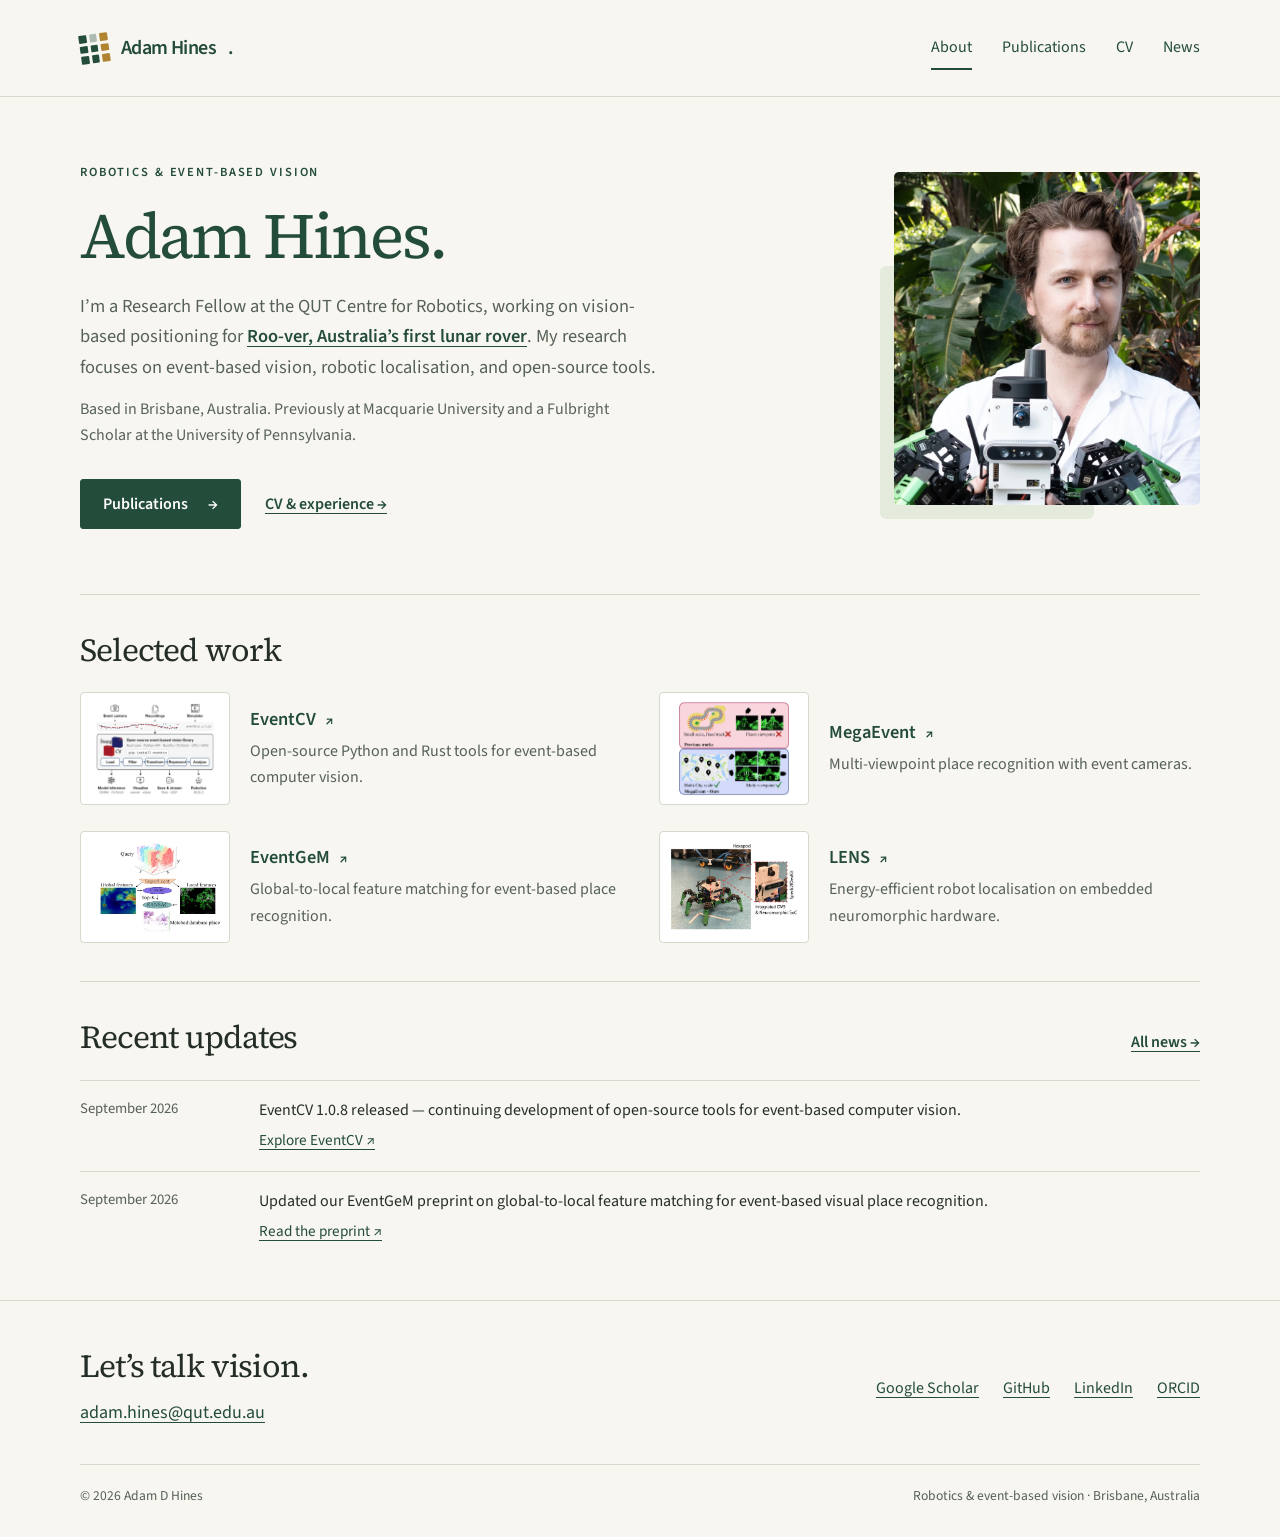
<file: index.html>
<!DOCTYPE html>
<html lang="en-AU"><head><meta charset="utf-8"><meta name="viewport" content="width=device-width, initial-scale=1">
<title>Adam Hines | Robotics &amp; Event-Based Vision</title><meta name="description" content="Adam Hines is a QUT roboticist working on vision-based positioning for Roo-ver, Australia’s first lunar rover, event-based vision, and open-source tools."><link rel="canonical" href="https://adamdhines.github.io/">
<meta name="robots" content="index, follow"><meta name="google-site-verification" content="4FxfVyL6UTuTgW_XYHHlLDI7P4y3i41wxtjFa8Fd5rs">
<meta name="theme-color" content="#f7f6f0"><link rel="icon" type="image/png" href="/static/images/favicon.png">
<meta property="og:type" content="website"><meta property="og:site_name" content="Adam Hines"><meta property="og:title" content="Adam Hines | Robotics &amp; Event-Based Vision"><meta property="og:description" content="Adam Hines is a QUT roboticist working on vision-based positioning for Roo-ver, Australia’s first lunar rover, event-based vision, and open-source tools."><meta property="og:url" content="https://adamdhines.github.io/"><meta property="og:image" content="https://adamdhines.github.io/static/images/social.jpg"><meta property="og:image:width" content="1200"><meta property="og:image:height" content="630"><meta property="og:image:alt" content="Adam Hines — Robotics and event-based vision">
<meta name="twitter:card" content="summary_large_image"><meta name="twitter:title" content="Adam Hines | Robotics &amp; Event-Based Vision"><meta name="twitter:description" content="Adam Hines is a QUT roboticist working on vision-based positioning for Roo-ver, Australia’s first lunar rover, event-based vision, and open-source tools."><meta name="twitter:image" content="https://adamdhines.github.io/static/images/social.jpg">
<link rel="preload" href="/static/fonts/source-sans-3-regular.ttf" as="font" type="font/ttf" crossorigin><link rel="stylesheet" href="/static/css/site.css">
<script type="application/ld+json">{"@context": "https://schema.org", "@graph": [{"@type": "WebSite", "@id": "https://adamdhines.github.io/#website", "url": "https://adamdhines.github.io/", "name": "Adam Hines", "alternateName": "Adam D Hines"}, {"@type": "ProfilePage", "@id": "https://adamdhines.github.io/#profile", "url": "https://adamdhines.github.io/", "name": "Adam Hines | Robotics & Event-Based Vision", "dateModified": "2026-10-05", "mainEntity": {"@id": "https://adamdhines.github.io/#adam-hines"}}, {"@type": "Person", "@id": "https://adamdhines.github.io/#adam-hines", "name": "Adam Hines", "alternateName": ["Adam D Hines", "Dr Adam D Hines"], "url": "https://adamdhines.github.io/", "image": "https://adamdhines.github.io/static/images/portrait.webp", "jobTitle": "Research Fellow", "worksFor": {"@type": "Organization", "name": "Queensland University of Technology", "url": "https://www.qut.edu.au/"}, "knowsAbout": ["Robotics", "Event-based vision", "Robotic localisation", "Open-source software"], "sameAs": ["https://scholar.google.com/citations?user=rH2jg5UAAAAJ&hl=en", "https://github.com/adamdhines", "https://www.linkedin.com/in/adamdhines/", "https://orcid.org/0000-0002-0259-3642"]}]}</script></head>
<body><a class="skip-link" href="#main">Skip to content</a><header class="site-header"><nav class="nav wrap" aria-label="Main navigation"><a class="brand" href="/" aria-label="Adam Hines — home"><span class="brand-mark" aria-hidden="true"><i></i><i></i><i></i><i></i><i></i><i></i><i></i><i></i><i></i></span>Adam Hines<span aria-hidden="true">.</span></a><div class="nav-links"><a href="/" aria-current="page">About</a><a href="/papers.html">Publications</a><a href="/cv.html">CV</a><a href="/news.html">News</a></div></nav></header>
<main id="main"><section class="hero home-intro wrap" aria-labelledby="intro-heading">
  <div>
    <p class="eyebrow">Robotics &amp; event-based vision</p>
    <h1 id="intro-heading">Adam Hines.</h1>
    <p class="intro">I’m a Research Fellow at the QUT Centre for Robotics, working on vision-based positioning for <strong><a href="https://roover.com.au/">Roo-ver, Australia’s first lunar rover</a></strong>. My research focuses on event-based vision, robotic localisation, and open-source tools.</p>
    <p class="intro background">Based in Brisbane, Australia. Previously at Macquarie University and a Fulbright Scholar at the University of Pennsylvania.</p>
    <div class="actions">
      <a class="button" href="/papers.html">Publications <span aria-hidden="true">→</span></a>
      <a class="text-link" href="/cv.html">CV &amp; experience →</a>
    </div>
  </div>
  <figure class="portrait"><img src="/static/images/portrait.webp" width="900" height="925" alt="Dr Adam D Hines holding a hexapod robot in a garden" fetchpriority="high"></figure>
</section>
<section class="section selected home-work wrap" aria-labelledby="work-heading">
  <div class="section-head"><h2 id="work-heading">Selected work</h2></div>
  <ul class="work-list"><li id="eventcv"><a class="work-image" href="https://eventcv.net/" tabindex="-1" aria-hidden="true"><img src="/static/images/eventcv-paper.webp" width="200" height="150" alt="" loading="lazy"></a><div><h3><a href="https://eventcv.net/">EventCV <span aria-hidden="true">↗</span></a></h3><p>Open-source Python and Rust tools for event-based computer vision.</p></div></li><li id="megaevent"><a class="work-image" href="/papers.html#megaevent" tabindex="-1" aria-hidden="true"><img src="/static/images/megaevent.webp" width="200" height="150" alt="" loading="lazy"></a><div><h3><a href="/papers.html#megaevent">MegaEvent <span aria-hidden="true">↗</span></a></h3><p>Multi-viewpoint place recognition with event cameras.</p></div></li><li id="eventgem"><a class="work-image" href="/papers.html#eventgem" tabindex="-1" aria-hidden="true"><img src="/static/images/eventgem.webp" width="200" height="150" alt="" loading="lazy"></a><div><h3><a href="/papers.html#eventgem">EventGeM <span aria-hidden="true">↗</span></a></h3><p>Global-to-local feature matching for event-based place recognition.</p></div></li><li id="lens"><a class="work-image" href="/papers.html#lens" tabindex="-1" aria-hidden="true"><img src="/static/images/lens.webp" width="200" height="150" alt="" loading="lazy"></a><div><h3><a href="/papers.html#lens">LENS <span aria-hidden="true">↗</span></a></h3><p>Energy-efficient robot localisation on embedded neuromorphic hardware.</p></div></li></ul>
</section>
<section class="section news-preview home-news wrap" aria-labelledby="news-heading">
  <div class="section-head"><h2 id="news-heading">Recent updates</h2><a class="text-link" href="/news.html">All news →</a></div>
  <ul class="news-preview-list"><li><span class="date">September 2026</span><div><p>EventCV 1.0.8 released — continuing development of open-source tools for event-based computer vision.</p><a href="https://eventcv.net/">Explore EventCV ↗</a></div></li><li><span class="date">September 2026</span><div><p>Updated our EventGeM preprint on global-to-local feature matching for event-based visual place recognition.</p><a href="https://arxiv.org/abs/2603.05807">Read the preprint ↗</a></div></li></ul>
</section>
</main>
<footer class="site-footer"><div class="wrap"><div class="footer-top"><div><h2>Let’s talk vision.</h2><a href="mailto:adam.hines@qut.edu.au">adam.hines@qut.edu.au</a></div><nav class="footer-socials" aria-label="Professional profiles"><a href="https://scholar.google.com/citations?user=rH2jg5UAAAAJ&amp;hl=en">Google Scholar</a><a href="https://github.com/adamdhines">GitHub</a><a href="https://www.linkedin.com/in/adamdhines/">LinkedIn</a><a href="https://orcid.org/0000-0002-0259-3642">ORCID</a></nav></div><div class="footer-bottom"><span>© 2026 Adam D Hines</span><span>Robotics &amp; event-based vision · Brisbane, Australia</span></div></div></footer></body></html>
</file>
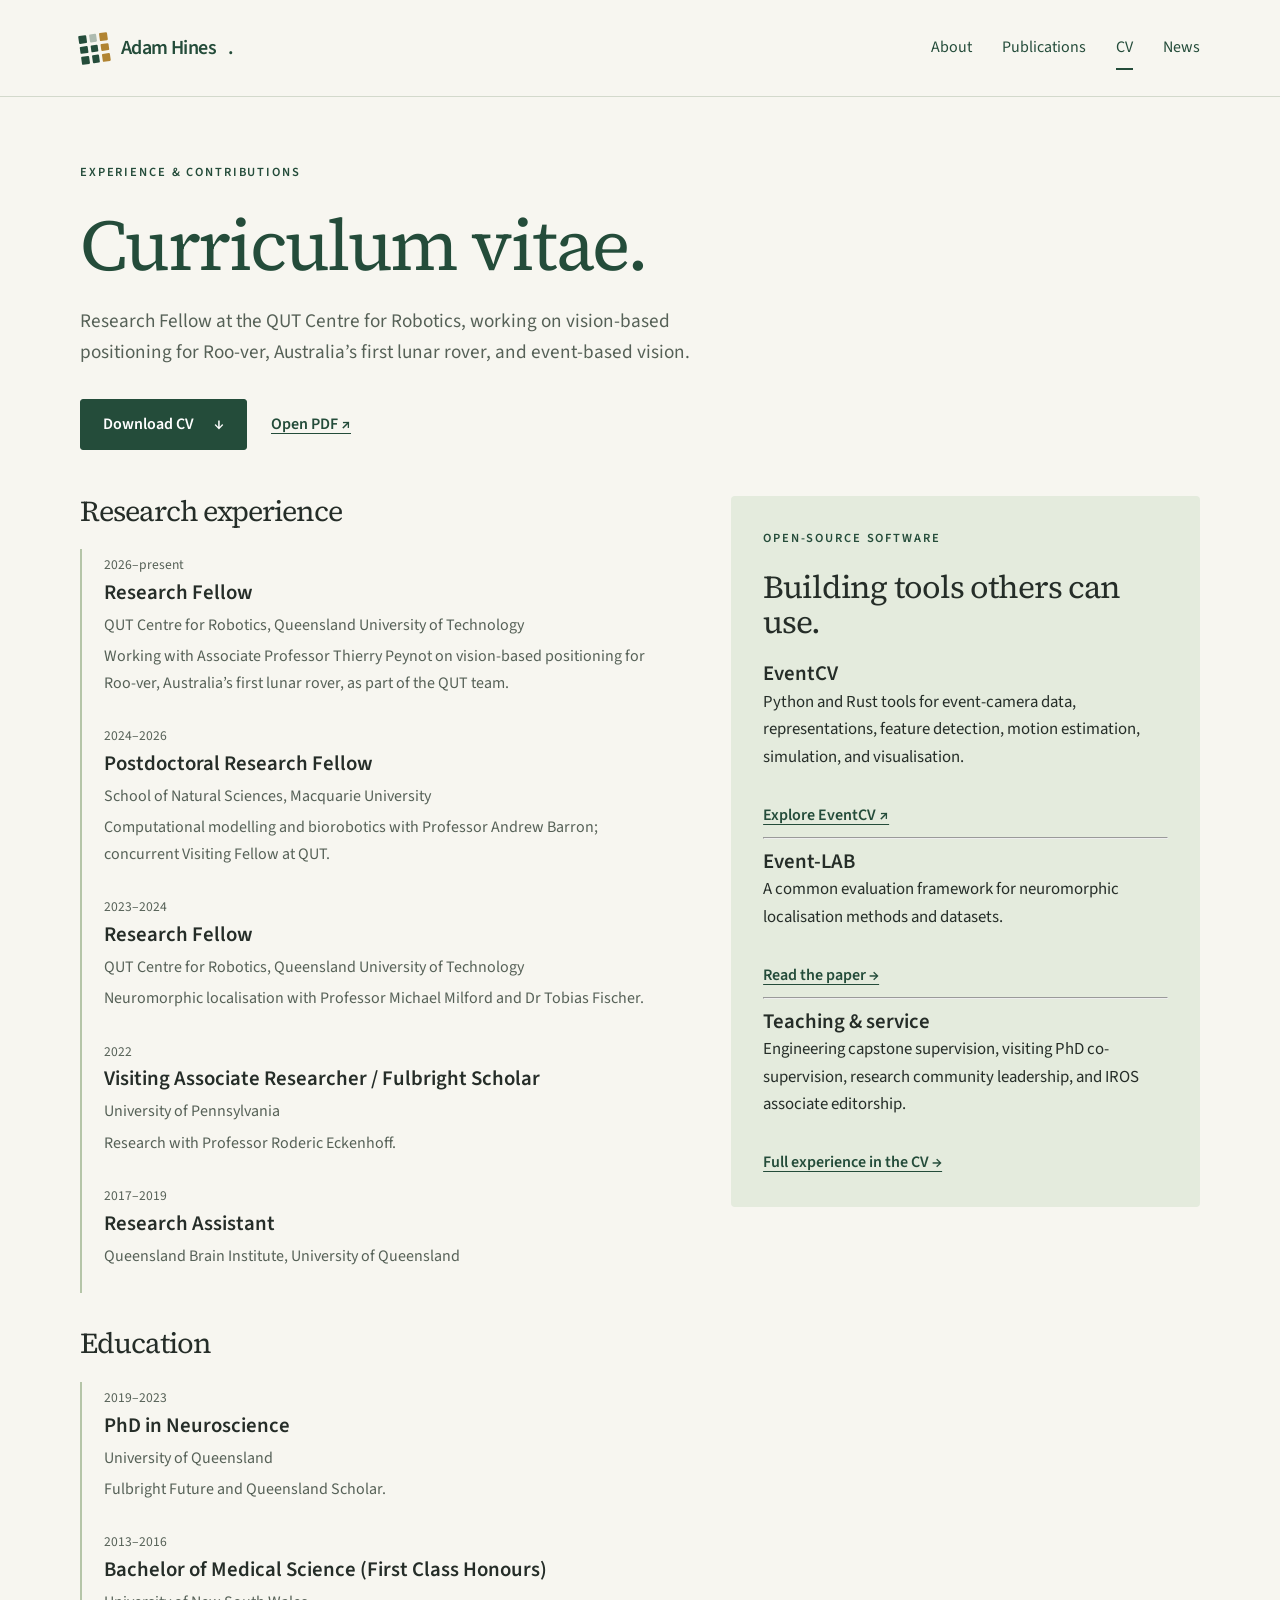
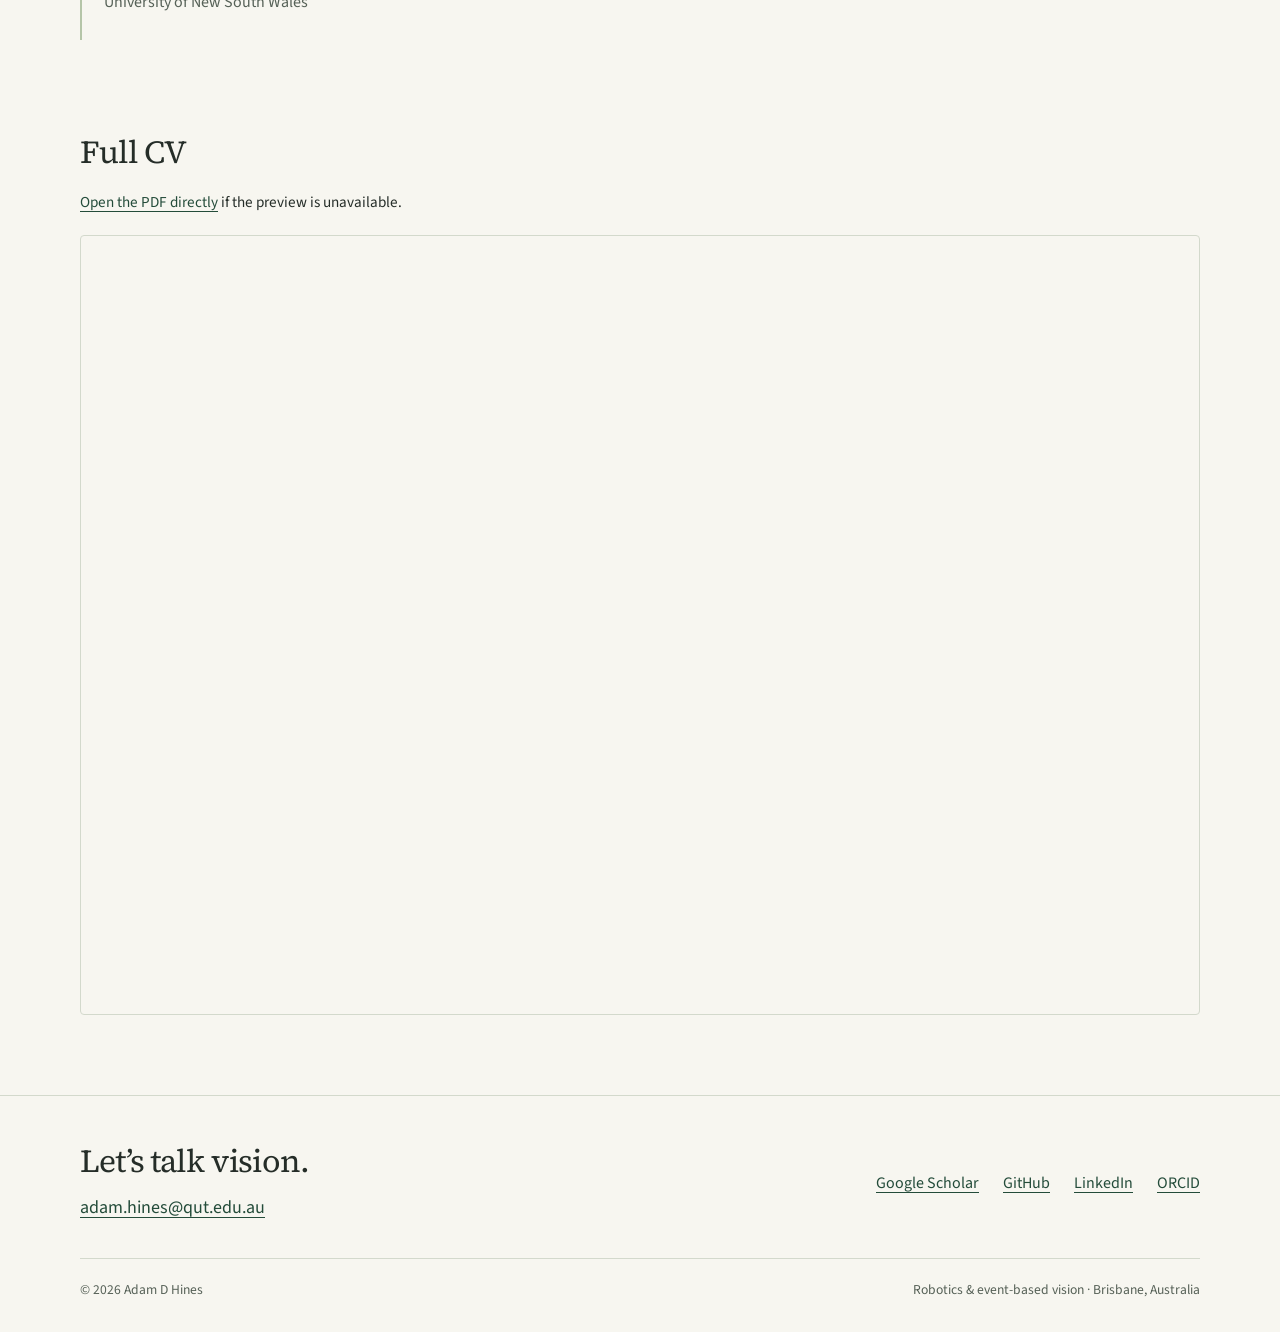
<file: cv.html>
<!DOCTYPE html>
<html lang="en-AU"><head><meta charset="utf-8"><meta name="viewport" content="width=device-width, initial-scale=1">
<title>CV &amp; Experience | Adam Hines</title><meta name="description" content="Adam Hines’s research experience, education, open-source software, teaching, and academic service. Download his public academic CV."><link rel="canonical" href="https://adamdhines.github.io/cv.html">
<meta name="robots" content="index, follow"><meta name="google-site-verification" content="4FxfVyL6UTuTgW_XYHHlLDI7P4y3i41wxtjFa8Fd5rs">
<meta name="theme-color" content="#f7f6f0"><link rel="icon" type="image/png" href="/static/images/favicon.png">
<meta property="og:type" content="website"><meta property="og:site_name" content="Adam Hines"><meta property="og:title" content="CV &amp; Experience | Adam Hines"><meta property="og:description" content="Adam Hines’s research experience, education, open-source software, teaching, and academic service. Download his public academic CV."><meta property="og:url" content="https://adamdhines.github.io/cv.html"><meta property="og:image" content="https://adamdhines.github.io/static/images/social.jpg"><meta property="og:image:width" content="1200"><meta property="og:image:height" content="630"><meta property="og:image:alt" content="Adam Hines — Robotics and event-based vision">
<meta name="twitter:card" content="summary_large_image"><meta name="twitter:title" content="CV &amp; Experience | Adam Hines"><meta name="twitter:description" content="Adam Hines’s research experience, education, open-source software, teaching, and academic service. Download his public academic CV."><meta name="twitter:image" content="https://adamdhines.github.io/static/images/social.jpg">
<link rel="preload" href="/static/fonts/source-sans-3-regular.ttf" as="font" type="font/ttf" crossorigin><link rel="stylesheet" href="/static/css/site.css">
<script type="application/ld+json">{"@context": "https://schema.org", "@graph": [{"@type": "WebSite", "@id": "https://adamdhines.github.io/#website", "url": "https://adamdhines.github.io/", "name": "Adam Hines", "alternateName": "Adam D Hines"}, {"@type": "WebPage", "url": "https://adamdhines.github.io/cv.html", "name": "CV & Experience | Adam Hines", "description": "Adam Hines’s research experience, education, open-source software, teaching, and academic service. Download his public academic CV.", "about": {"@id": "https://adamdhines.github.io/#adam-hines"}}]}</script></head>
<body><a class="skip-link" href="#main">Skip to content</a><header class="site-header"><nav class="nav wrap" aria-label="Main navigation"><a class="brand" href="/" aria-label="Adam Hines — home"><span class="brand-mark" aria-hidden="true"><i></i><i></i><i></i><i></i><i></i><i></i><i></i><i></i><i></i></span>Adam Hines<span aria-hidden="true">.</span></a><div class="nav-links"><a href="/">About</a><a href="/papers.html">Publications</a><a href="/cv.html" aria-current="page">CV</a><a href="/news.html">News</a></div></nav></header>
<main id="main"><header class="page-heading wrap"><span class="eyebrow">Experience &amp; contributions</span><h1>Curriculum vitae.</h1><p class="lead">Research Fellow at the QUT Centre for Robotics, working on vision-based positioning for Roo-ver, Australia’s first lunar rover, and event-based vision.</p><div class="actions"><a class="button" href="/static/CV.pdf" download="Adam-Hines-CV.pdf">Download CV <span aria-hidden="true">↓</span></a><a class="text-link" href="/static/CV.pdf">Open PDF ↗</a></div></header><div class="wrap cv-layout"><div><section class="cv-block"><h2>Research experience</h2><article class="career-item"><span class="date">2026–present</span><h3>Research Fellow</h3><p>QUT Centre for Robotics, Queensland University of Technology</p><p>Working with Associate Professor Thierry Peynot on vision-based positioning for Roo-ver, Australia’s first lunar rover, as part of the QUT team.</p></article><article class="career-item"><span class="date">2024–2026</span><h3>Postdoctoral Research Fellow</h3><p>School of Natural Sciences, Macquarie University</p><p>Computational modelling and biorobotics with Professor Andrew Barron; concurrent Visiting Fellow at QUT.</p></article><article class="career-item"><span class="date">2023–2024</span><h3>Research Fellow</h3><p>QUT Centre for Robotics, Queensland University of Technology</p><p>Neuromorphic localisation with Professor Michael Milford and Dr Tobias Fischer.</p></article><article class="career-item"><span class="date">2022</span><h3>Visiting Associate Researcher / Fulbright Scholar</h3><p>University of Pennsylvania</p><p>Research with Professor Roderic Eckenhoff.</p></article><article class="career-item"><span class="date">2017–2019</span><h3>Research Assistant</h3><p>Queensland Brain Institute, University of Queensland</p></article></section><section class="cv-block"><h2>Education</h2><article class="career-item"><span class="date">2019–2023</span><h3>PhD in Neuroscience</h3><p>University of Queensland</p><p>Fulbright Future and Queensland Scholar.</p></article><article class="career-item"><span class="date">2013–2016</span><h3>Bachelor of Medical Science (First Class Honours)</h3><p>University of New South Wales</p></article></section></div><div class="cv-card"><span class="eyebrow">Open-source software</span><h2>Building tools others can use.</h2><h3>EventCV</h3><p>Python and Rust tools for event-camera data, representations, feature detection, motion estimation, simulation, and visualisation.</p><div class="actions"><a class="text-link" href="https://eventcv.net/">Explore EventCV ↗</a></div><hr><h3>Event-LAB</h3><p>A common evaluation framework for neuromorphic localisation methods and datasets.</p><div class="actions"><a class="text-link" href="/papers.html#eventlab">Read the paper →</a></div><hr><h3>Teaching &amp; service</h3><p>Engineering capstone supervision, visiting PhD co-supervision, research community leadership, and IROS associate editorship.</p><div class="actions"><a class="text-link" href="/static/CV.pdf">Full experience in the CV →</a></div></div></div><section class="wrap pdf-section" aria-label="PDF curriculum vitae"><h2>Full CV</h2><p><a href="/static/CV.pdf">Open the PDF directly</a> if the preview is unavailable.</p><iframe class="pdf-frame" src="/static/CV.pdf" title="Adam Hines public academic CV" loading="lazy"></iframe></section></main>
<footer class="site-footer"><div class="wrap"><div class="footer-top"><div><h2>Let’s talk vision.</h2><a href="mailto:adam.hines@qut.edu.au">adam.hines@qut.edu.au</a></div><nav class="footer-socials" aria-label="Professional profiles"><a href="https://scholar.google.com/citations?user=rH2jg5UAAAAJ&amp;hl=en">Google Scholar</a><a href="https://github.com/adamdhines">GitHub</a><a href="https://www.linkedin.com/in/adamdhines/">LinkedIn</a><a href="https://orcid.org/0000-0002-0259-3642">ORCID</a></nav></div><div class="footer-bottom"><span>© 2026 Adam D Hines</span><span>Robotics &amp; event-based vision · Brisbane, Australia</span></div></div></footer></body></html>
</file>
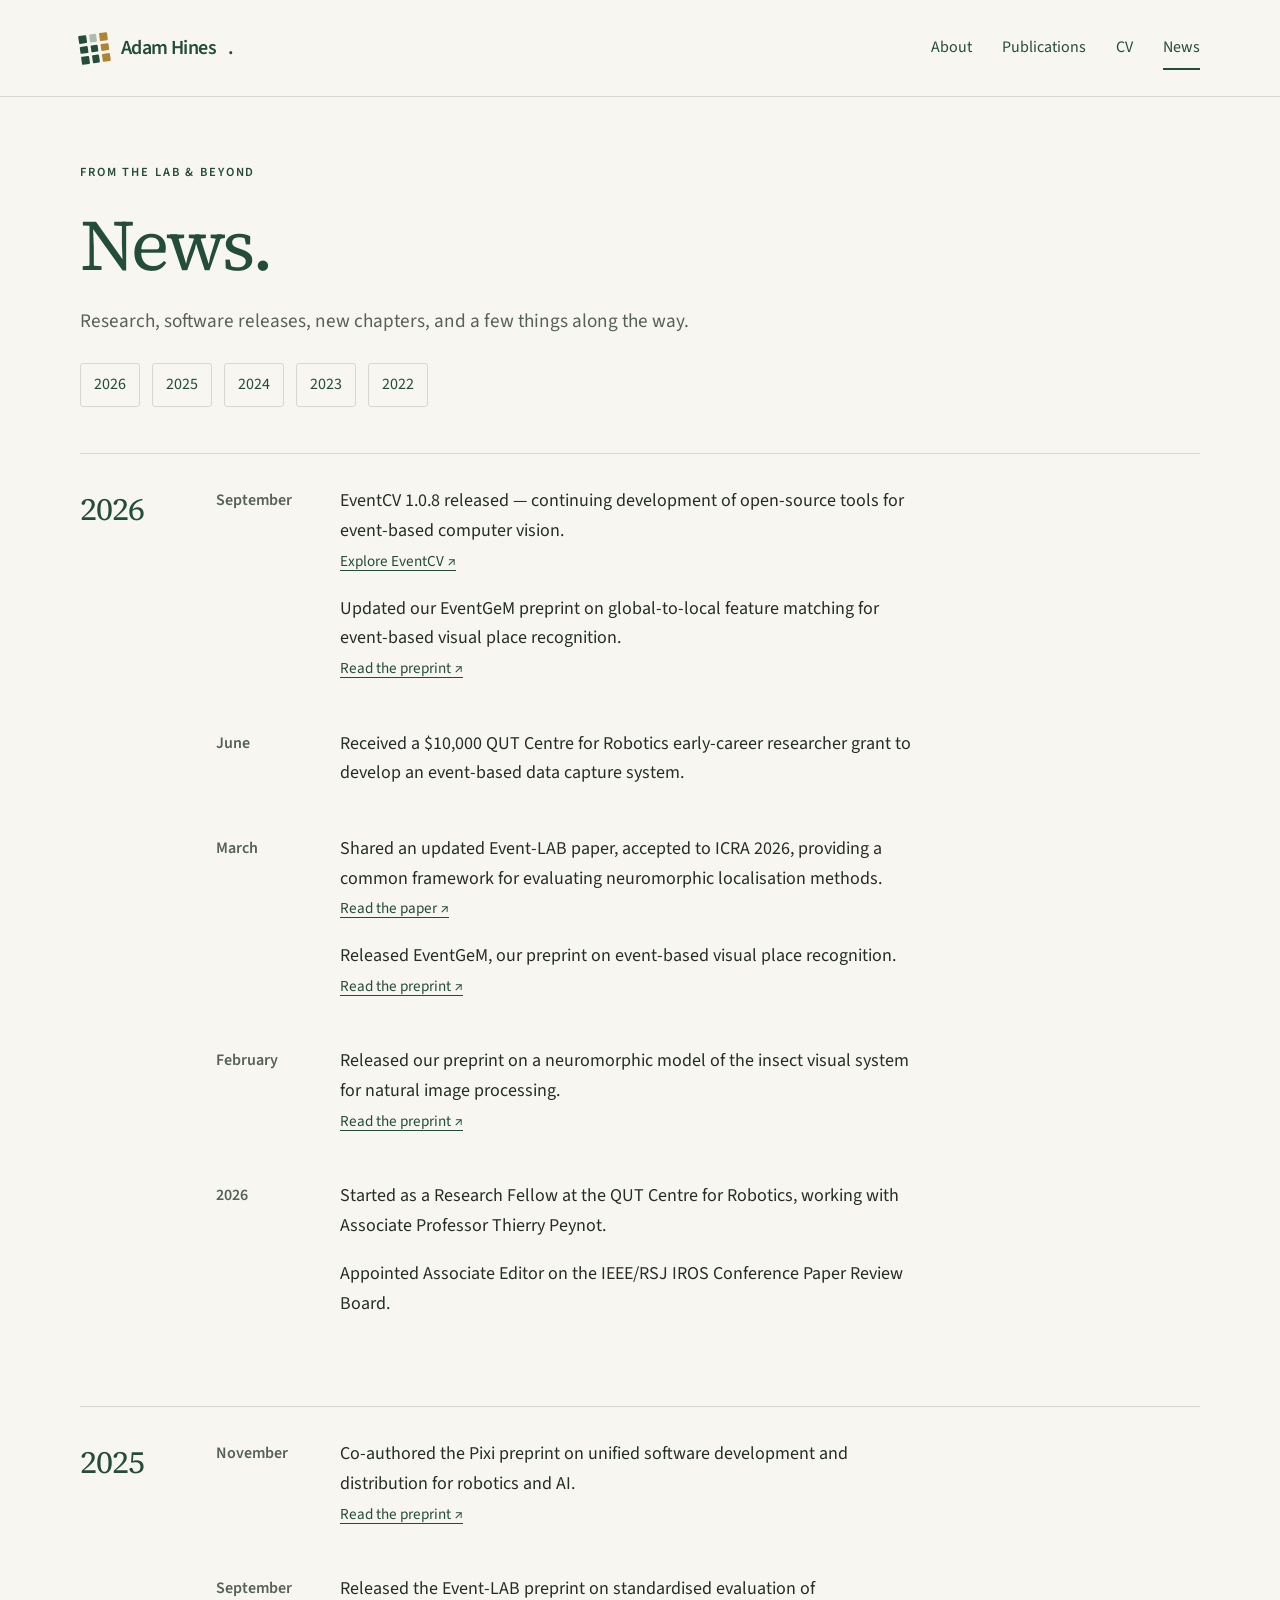
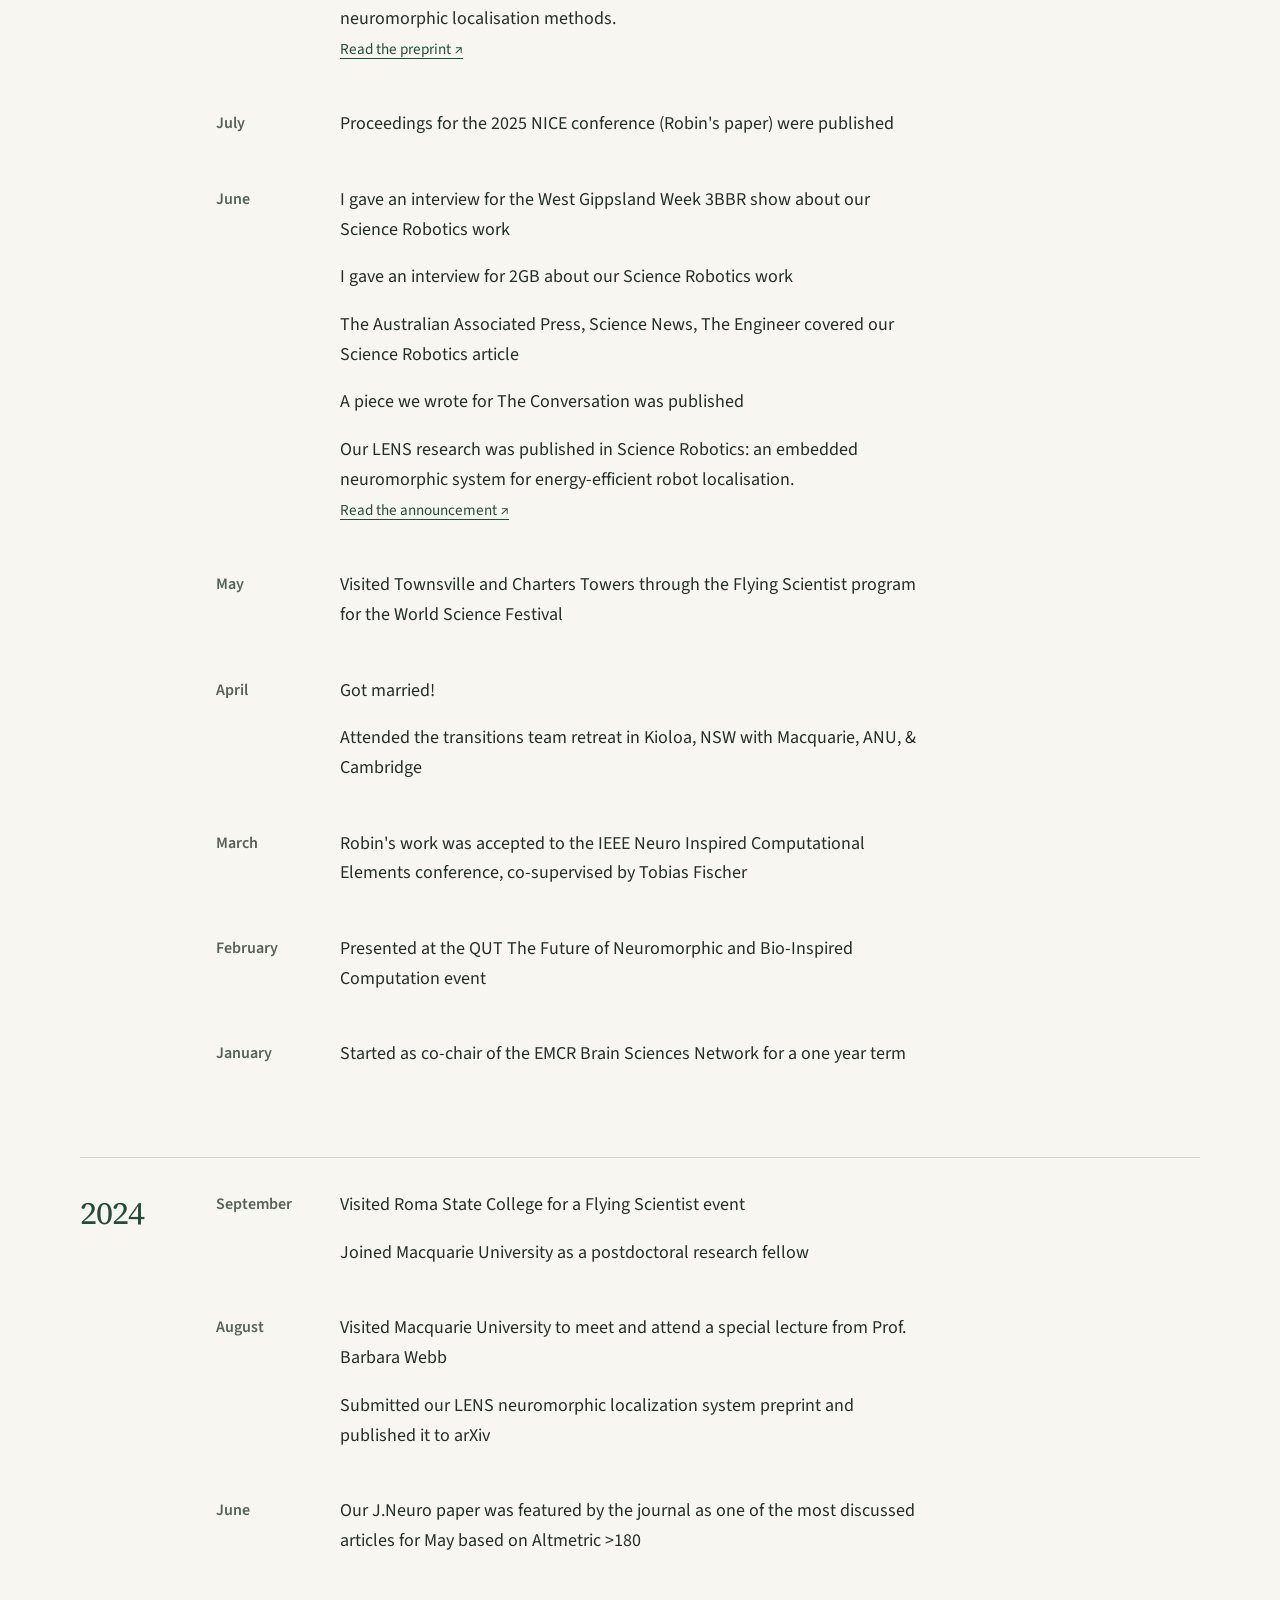
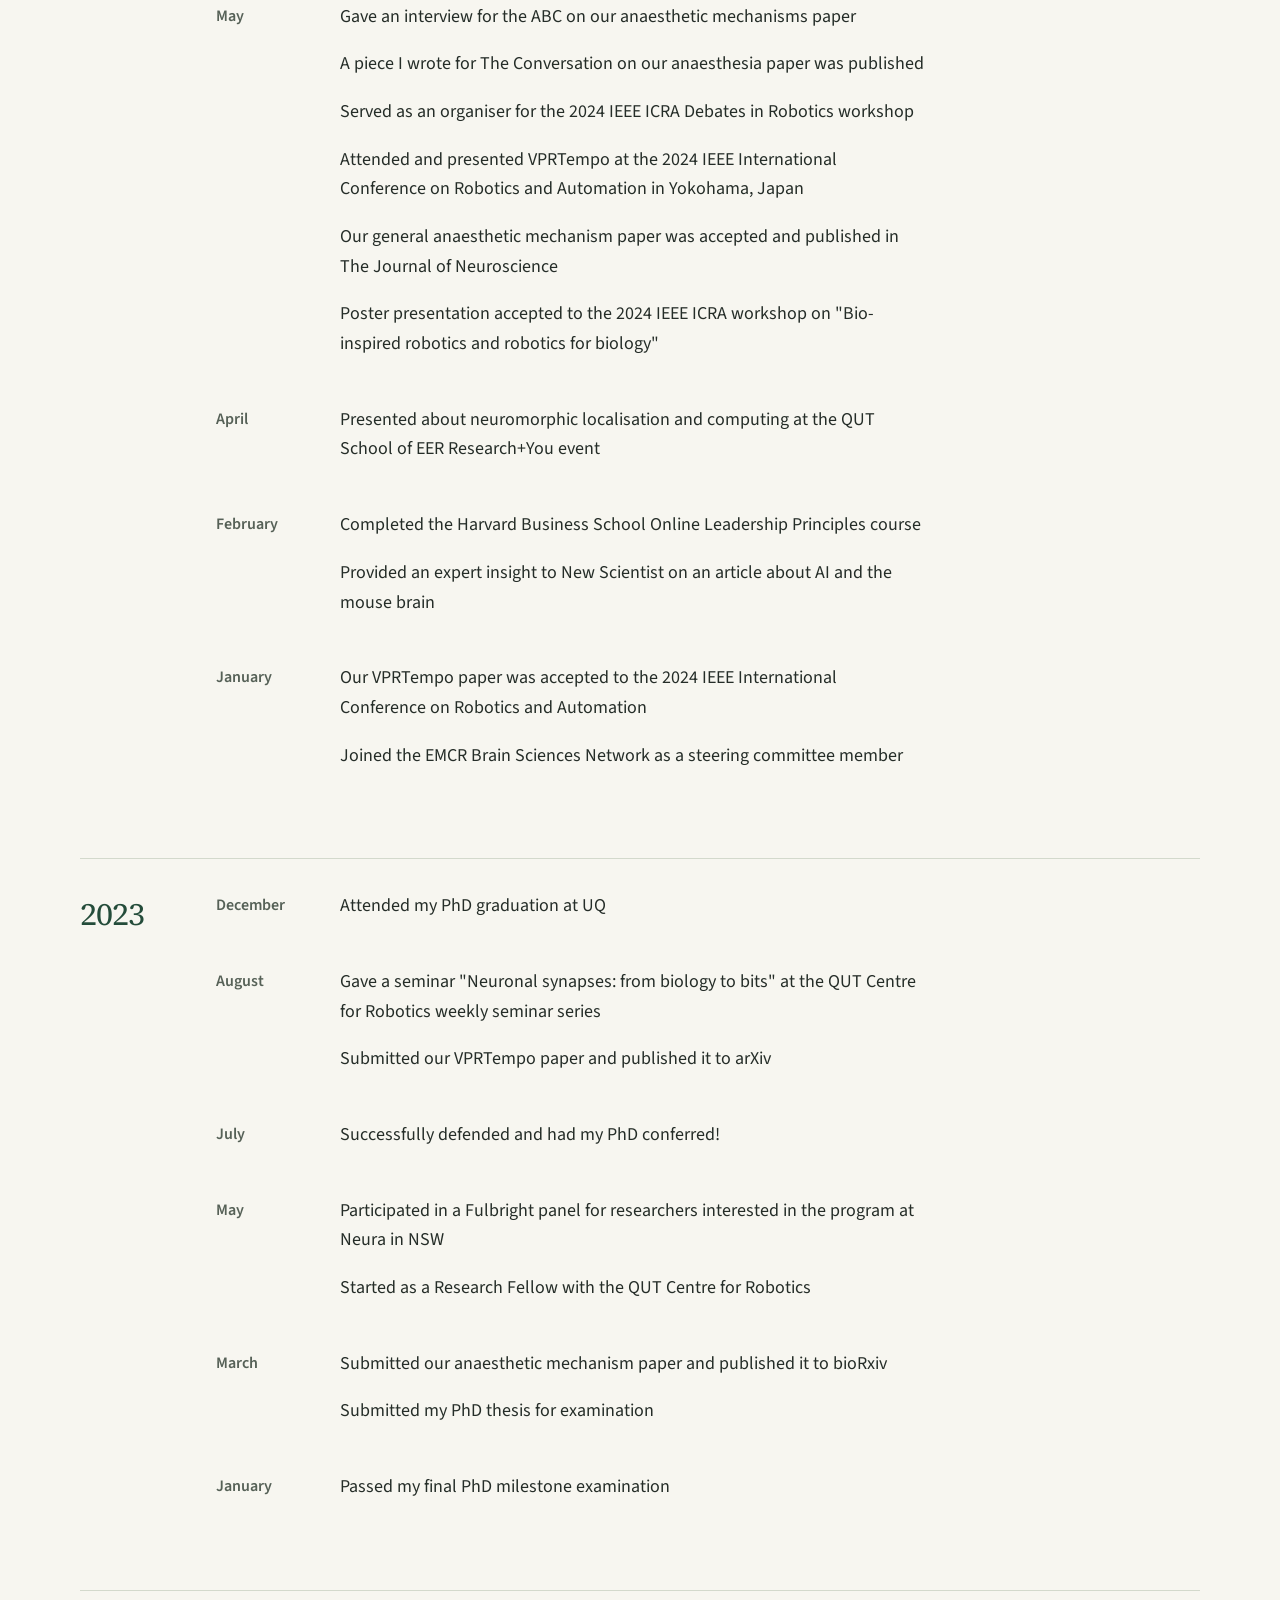
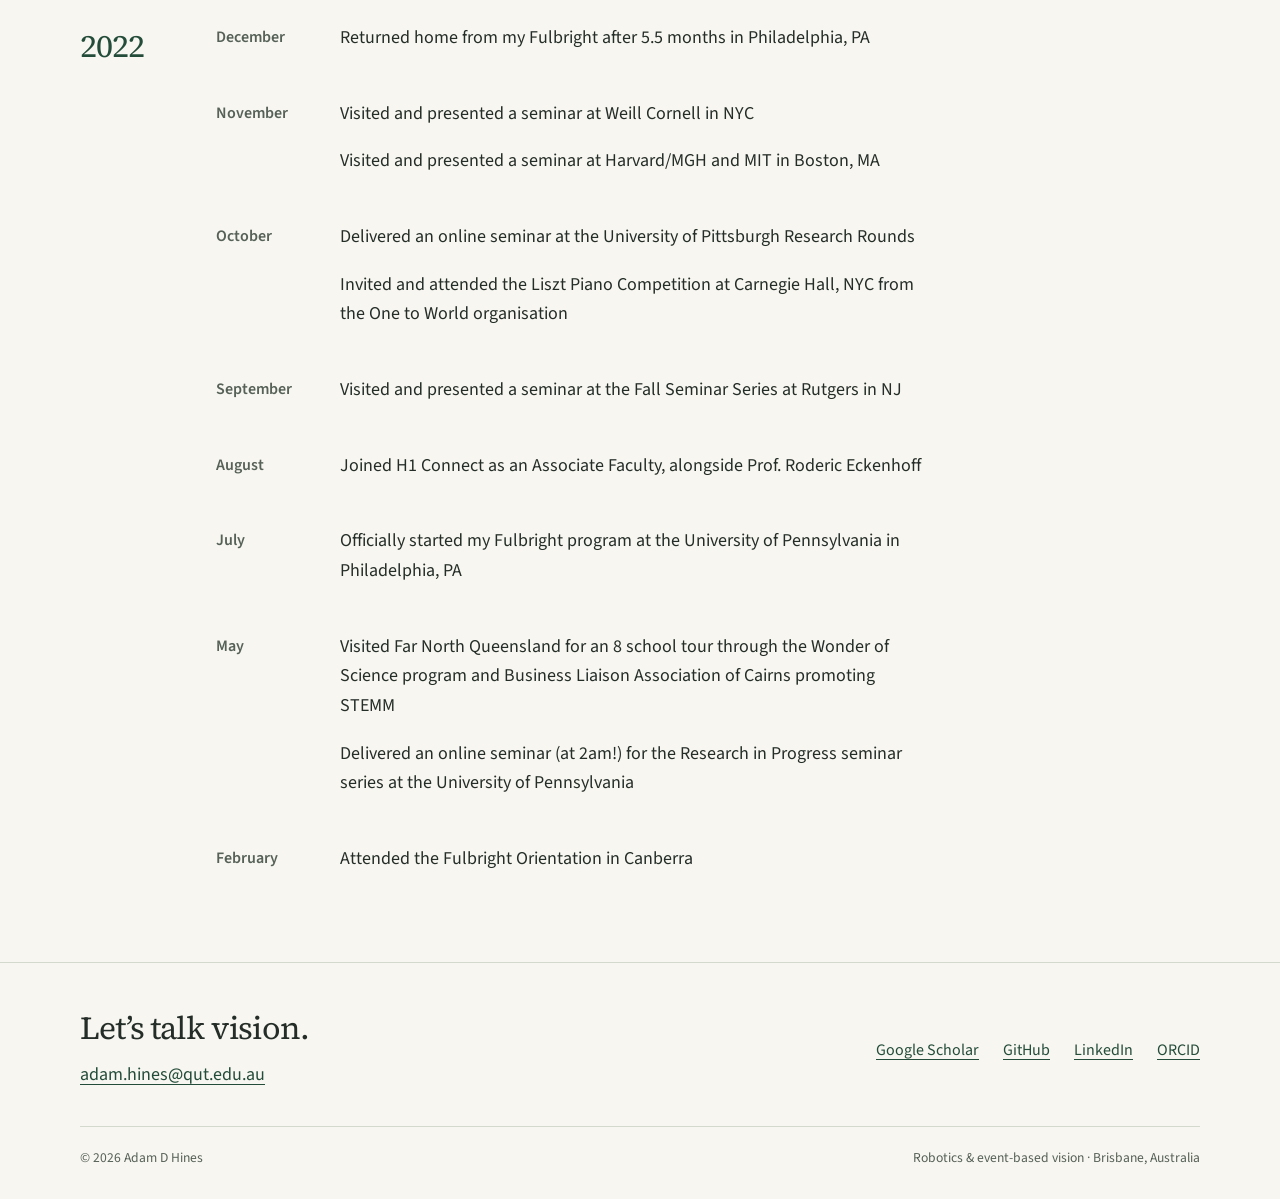
<file: news.html>
<!DOCTYPE html>
<html lang="en-AU"><head><meta charset="utf-8"><meta name="viewport" content="width=device-width, initial-scale=1">
<title>Research &amp; EventCV News | Adam Hines</title><meta name="description" content="Updates from Adam Hines: EventCV releases, event-based vision research, publications, appointments, and outreach."><link rel="canonical" href="https://adamdhines.github.io/news.html">
<meta name="robots" content="index, follow"><meta name="google-site-verification" content="4FxfVyL6UTuTgW_XYHHlLDI7P4y3i41wxtjFa8Fd5rs">
<meta name="theme-color" content="#f7f6f0"><link rel="icon" type="image/png" href="/static/images/favicon.png">
<meta property="og:type" content="website"><meta property="og:site_name" content="Adam Hines"><meta property="og:title" content="Research &amp; EventCV News | Adam Hines"><meta property="og:description" content="Updates from Adam Hines: EventCV releases, event-based vision research, publications, appointments, and outreach."><meta property="og:url" content="https://adamdhines.github.io/news.html"><meta property="og:image" content="https://adamdhines.github.io/static/images/social.jpg"><meta property="og:image:width" content="1200"><meta property="og:image:height" content="630"><meta property="og:image:alt" content="Adam Hines — Robotics and event-based vision">
<meta name="twitter:card" content="summary_large_image"><meta name="twitter:title" content="Research &amp; EventCV News | Adam Hines"><meta name="twitter:description" content="Updates from Adam Hines: EventCV releases, event-based vision research, publications, appointments, and outreach."><meta name="twitter:image" content="https://adamdhines.github.io/static/images/social.jpg">
<link rel="preload" href="/static/fonts/source-sans-3-regular.ttf" as="font" type="font/ttf" crossorigin><link rel="stylesheet" href="/static/css/site.css">
<script type="application/ld+json">{"@context": "https://schema.org", "@graph": [{"@type": "WebSite", "@id": "https://adamdhines.github.io/#website", "url": "https://adamdhines.github.io/", "name": "Adam Hines", "alternateName": "Adam D Hines"}, {"@type": "WebPage", "url": "https://adamdhines.github.io/news.html", "name": "Research & EventCV News | Adam Hines", "description": "Updates from Adam Hines: EventCV releases, event-based vision research, publications, appointments, and outreach.", "about": {"@id": "https://adamdhines.github.io/#adam-hines"}}]}</script></head>
<body><a class="skip-link" href="#main">Skip to content</a><header class="site-header"><nav class="nav wrap" aria-label="Main navigation"><a class="brand" href="/" aria-label="Adam Hines — home"><span class="brand-mark" aria-hidden="true"><i></i><i></i><i></i><i></i><i></i><i></i><i></i><i></i><i></i></span>Adam Hines<span aria-hidden="true">.</span></a><div class="nav-links"><a href="/">About</a><a href="/papers.html">Publications</a><a href="/cv.html">CV</a><a href="/news.html" aria-current="page">News</a></div></nav></header>
<main id="main"><header class="page-heading wrap"><span class="eyebrow">From the lab &amp; beyond</span><h1>News.</h1><p class="lead">Research, software releases, new chapters, and a few things along the way.</p><nav class="year-nav" aria-label="News years"><a href="#year-2026">2026</a><a href="#year-2025">2025</a><a href="#year-2024">2024</a><a href="#year-2023">2023</a><a href="#year-2022">2022</a></nav></header><div class="wrap"><section class="year-section" id="year-2026" aria-labelledby="heading-2026"><h2 class="year-heading" id="heading-2026">2026</h2><div><div class="timeline-month"><h3>September</h3><ul><li>EventCV 1.0.8 released — continuing development of open-source tools for event-based computer vision.<br><a href="https://eventcv.net/">Explore EventCV ↗</a></li><li>Updated our EventGeM preprint on global-to-local feature matching for event-based visual place recognition.<br><a href="https://arxiv.org/abs/2603.05807">Read the preprint ↗</a></li></ul></div><div class="timeline-month"><h3>June</h3><ul><li>Received a $10,000 QUT Centre for Robotics early-career researcher grant to develop an event-based data capture system.</li></ul></div><div class="timeline-month"><h3>March</h3><ul><li>Shared an updated Event-LAB paper, accepted to ICRA 2026, providing a common framework for evaluating neuromorphic localisation methods.<br><a href="https://arxiv.org/abs/2509.14516">Read the paper ↗</a></li><li>Released EventGeM, our preprint on event-based visual place recognition.<br><a href="https://arxiv.org/abs/2603.05807">Read the preprint ↗</a></li></ul></div><div class="timeline-month"><h3>February</h3><ul><li>Released our preprint on a neuromorphic model of the insect visual system for natural image processing.<br><a href="https://arxiv.org/abs/2602.06405">Read the preprint ↗</a></li></ul></div><div class="timeline-month"><h3>2026</h3><ul><li>Started as a Research Fellow at the QUT Centre for Robotics, working with Associate Professor Thierry Peynot.</li><li>Appointed Associate Editor on the IEEE/RSJ IROS Conference Paper Review Board.</li></ul></div></div></section><section class="year-section" id="year-2025" aria-labelledby="heading-2025"><h2 class="year-heading" id="heading-2025">2025</h2><div><div class="timeline-month"><h3>November</h3><ul><li>Co-authored the Pixi preprint on unified software development and distribution for robotics and AI.<br><a href="https://arxiv.org/abs/2511.04827">Read the preprint ↗</a></li></ul></div><div class="timeline-month"><h3>September</h3><ul><li>Released the Event-LAB preprint on standardised evaluation of neuromorphic localisation methods.<br><a href="https://arxiv.org/abs/2509.14516">Read the preprint ↗</a></li></ul></div><div class="timeline-month"><h3>July</h3><ul><li>Proceedings for the 2025 NICE conference (Robin&#x27;s paper) were published</li></ul></div><div class="timeline-month"><h3>June</h3><ul><li>I gave an interview for the West Gippsland Week 3BBR show about our Science Robotics work</li><li>I gave an interview for 2GB about our Science Robotics work</li><li>The Australian Associated Press, Science News, The Engineer covered our Science Robotics article</li><li>A piece we wrote for The Conversation was published</li><li>Our LENS research was published in Science Robotics: an embedded neuromorphic system for energy-efficient robot localisation.<br><a href="https://www.linkedin.com/posts/adamdhines_sciencerobotics-neuroscience-robotics-activity-7341238307390935040-2596">Read the announcement ↗</a></li></ul></div><div class="timeline-month"><h3>May</h3><ul><li>Visited Townsville and Charters Towers through the Flying Scientist program for the World Science Festival</li></ul></div><div class="timeline-month"><h3>April</h3><ul><li>Got married!</li><li>Attended the transitions team retreat in Kioloa, NSW with Macquarie, ANU, &amp; Cambridge</li></ul></div><div class="timeline-month"><h3>March</h3><ul><li>Robin&#x27;s work was accepted to the IEEE Neuro Inspired Computational Elements conference, co-supervised by Tobias Fischer</li></ul></div><div class="timeline-month"><h3>February</h3><ul><li>Presented at the QUT The Future of Neuromorphic and Bio-Inspired Computation event</li></ul></div><div class="timeline-month"><h3>January</h3><ul><li>Started as co-chair of the EMCR Brain Sciences Network for a one year term</li></ul></div></div></section><section class="year-section" id="year-2024" aria-labelledby="heading-2024"><h2 class="year-heading" id="heading-2024">2024</h2><div><div class="timeline-month"><h3>September</h3><ul><li>Visited Roma State College for a Flying Scientist event</li><li>Joined Macquarie University as a postdoctoral research fellow</li></ul></div><div class="timeline-month"><h3>August</h3><ul><li>Visited Macquarie University to meet and attend a special lecture from Prof. Barbara Webb</li><li>Submitted our LENS neuromorphic localization system preprint and published it to arXiv</li></ul></div><div class="timeline-month"><h3>June</h3><ul><li>Our J.Neuro paper was featured by the journal as one of the most discussed articles for May based on Altmetric &gt;180</li></ul></div><div class="timeline-month"><h3>May</h3><ul><li>Gave an interview for the ABC on our anaesthetic mechanisms paper</li><li>A piece I wrote for The Conversation on our anaesthesia paper was published</li><li>Served as an organiser for the 2024 IEEE ICRA Debates in Robotics workshop</li><li>Attended and presented VPRTempo at the 2024 IEEE International Conference on Robotics and Automation in Yokohama, Japan</li><li>Our general anaesthetic mechanism paper was accepted and published in The Journal of Neuroscience</li><li>Poster presentation accepted to the 2024 IEEE ICRA workshop on &quot;Bio-inspired robotics and robotics for biology&quot;</li></ul></div><div class="timeline-month"><h3>April</h3><ul><li>Presented about neuromorphic localisation and computing at the QUT School of EER Research+You event</li></ul></div><div class="timeline-month"><h3>February</h3><ul><li>Completed the Harvard Business School Online Leadership Principles course</li><li>Provided an expert insight to New Scientist on an article about AI and the mouse brain</li></ul></div><div class="timeline-month"><h3>January</h3><ul><li>Our VPRTempo paper was accepted to the 2024 IEEE International Conference on Robotics and Automation</li><li>Joined the EMCR Brain Sciences Network as a steering committee member</li></ul></div></div></section><section class="year-section" id="year-2023" aria-labelledby="heading-2023"><h2 class="year-heading" id="heading-2023">2023</h2><div><div class="timeline-month"><h3>December</h3><ul><li>Attended my PhD graduation at UQ</li></ul></div><div class="timeline-month"><h3>August</h3><ul><li>Gave a seminar &quot;Neuronal synapses: from biology to bits&quot; at the QUT Centre for Robotics weekly seminar series</li><li>Submitted our VPRTempo paper and published it to arXiv</li></ul></div><div class="timeline-month"><h3>July</h3><ul><li>Successfully defended and had my PhD conferred!</li></ul></div><div class="timeline-month"><h3>May</h3><ul><li>Participated in a Fulbright panel for researchers interested in the program at Neura in NSW</li><li>Started as a Research Fellow with the QUT Centre for Robotics</li></ul></div><div class="timeline-month"><h3>March</h3><ul><li>Submitted our anaesthetic mechanism paper and published it to bioRxiv</li><li>Submitted my PhD thesis for examination</li></ul></div><div class="timeline-month"><h3>January</h3><ul><li>Passed my final PhD milestone examination</li></ul></div></div></section><section class="year-section" id="year-2022" aria-labelledby="heading-2022"><h2 class="year-heading" id="heading-2022">2022</h2><div><div class="timeline-month"><h3>December</h3><ul><li>Returned home from my Fulbright after 5.5 months in Philadelphia, PA</li></ul></div><div class="timeline-month"><h3>November</h3><ul><li>Visited and presented a seminar at Weill Cornell in NYC</li><li>Visited and presented a seminar at Harvard/MGH and MIT in Boston, MA</li></ul></div><div class="timeline-month"><h3>October</h3><ul><li>Delivered an online seminar at the University of Pittsburgh Research Rounds</li><li>Invited and attended the Liszt Piano Competition at Carnegie Hall, NYC from the One to World organisation</li></ul></div><div class="timeline-month"><h3>September</h3><ul><li>Visited and presented a seminar at the Fall Seminar Series at Rutgers in NJ</li></ul></div><div class="timeline-month"><h3>August</h3><ul><li>Joined H1 Connect as an Associate Faculty, alongside Prof. Roderic Eckenhoff</li></ul></div><div class="timeline-month"><h3>July</h3><ul><li>Officially started my Fulbright program at the University of Pennsylvania in Philadelphia, PA</li></ul></div><div class="timeline-month"><h3>May</h3><ul><li>Visited Far North Queensland for an 8 school tour through the Wonder of Science program and Business Liaison Association of Cairns promoting STEMM</li><li>Delivered an online seminar (at 2am!) for the Research in Progress seminar series at the University of Pennsylvania</li></ul></div><div class="timeline-month"><h3>February</h3><ul><li>Attended the Fulbright Orientation in Canberra</li></ul></div></div></section></div></main>
<footer class="site-footer"><div class="wrap"><div class="footer-top"><div><h2>Let’s talk vision.</h2><a href="mailto:adam.hines@qut.edu.au">adam.hines@qut.edu.au</a></div><nav class="footer-socials" aria-label="Professional profiles"><a href="https://scholar.google.com/citations?user=rH2jg5UAAAAJ&amp;hl=en">Google Scholar</a><a href="https://github.com/adamdhines">GitHub</a><a href="https://www.linkedin.com/in/adamdhines/">LinkedIn</a><a href="https://orcid.org/0000-0002-0259-3642">ORCID</a></nav></div><div class="footer-bottom"><span>© 2026 Adam D Hines</span><span>Robotics &amp; event-based vision · Brisbane, Australia</span></div></div></footer></body></html>
</file>
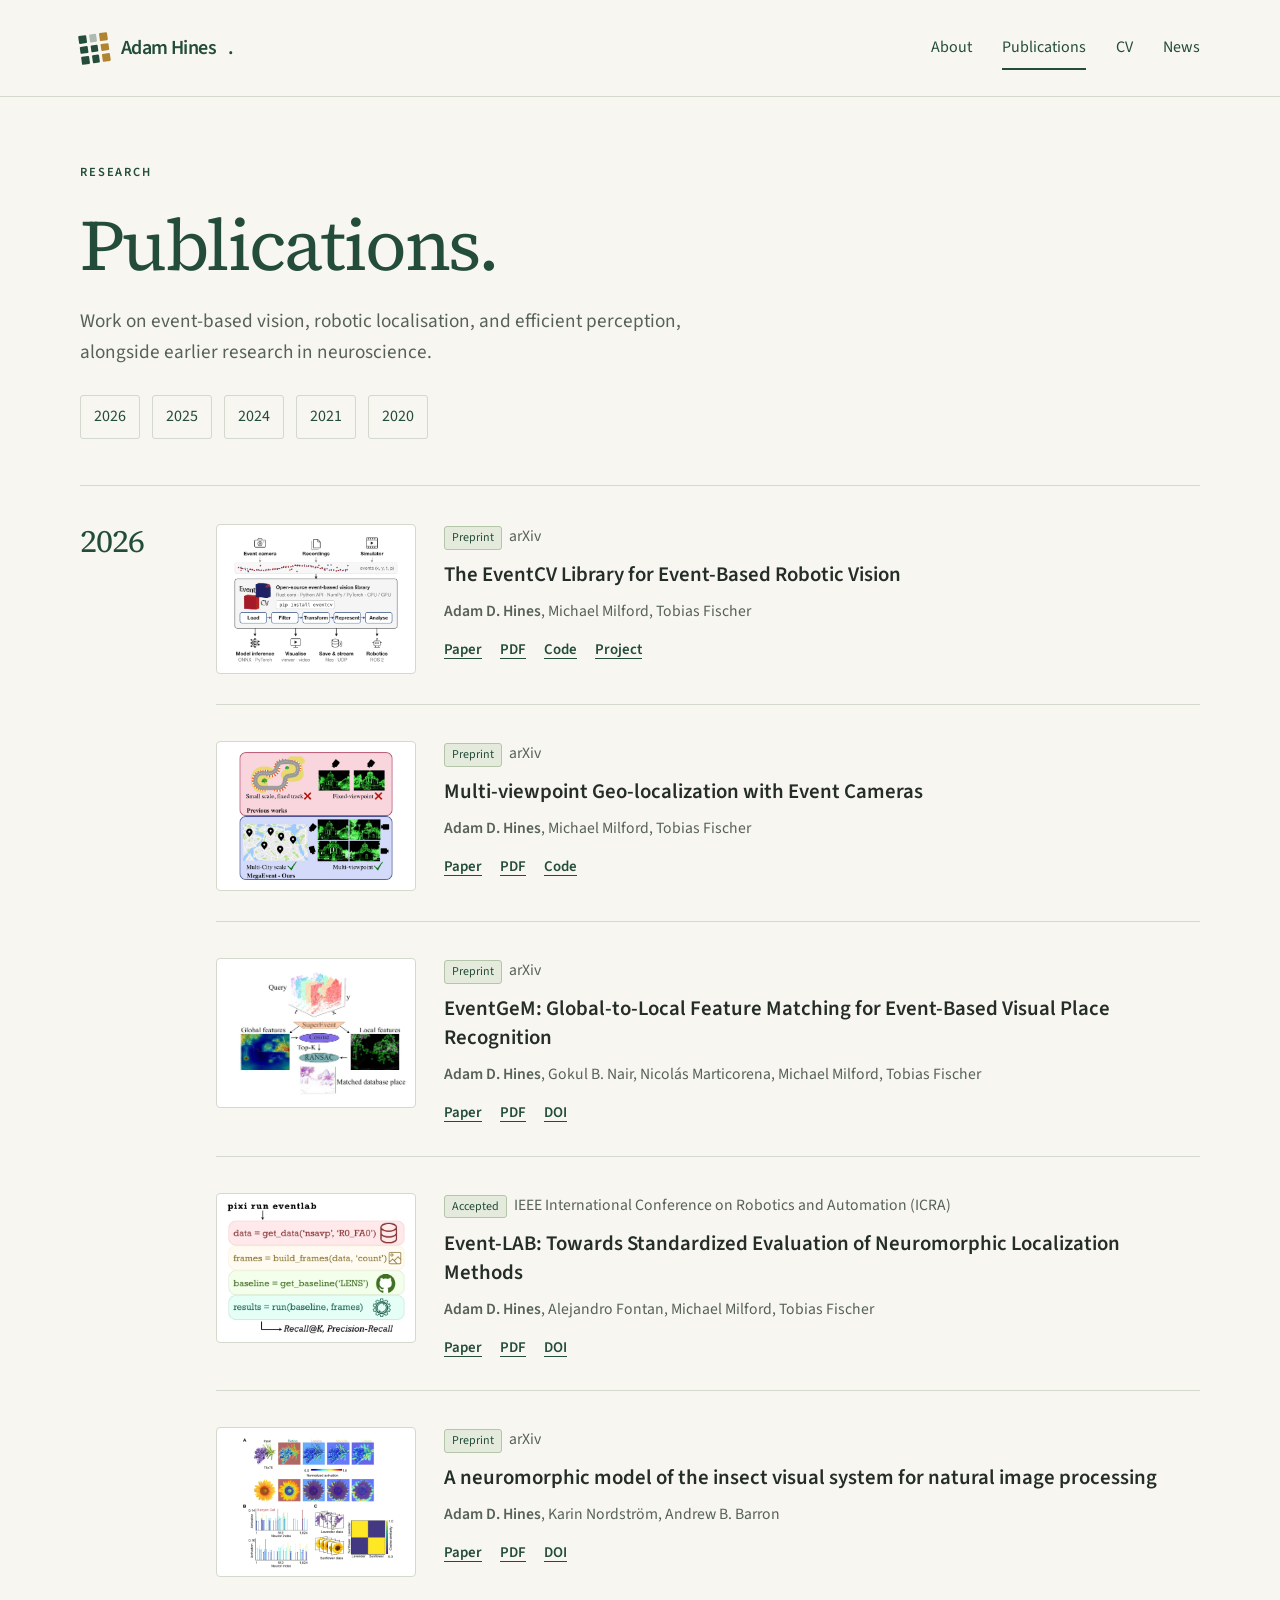
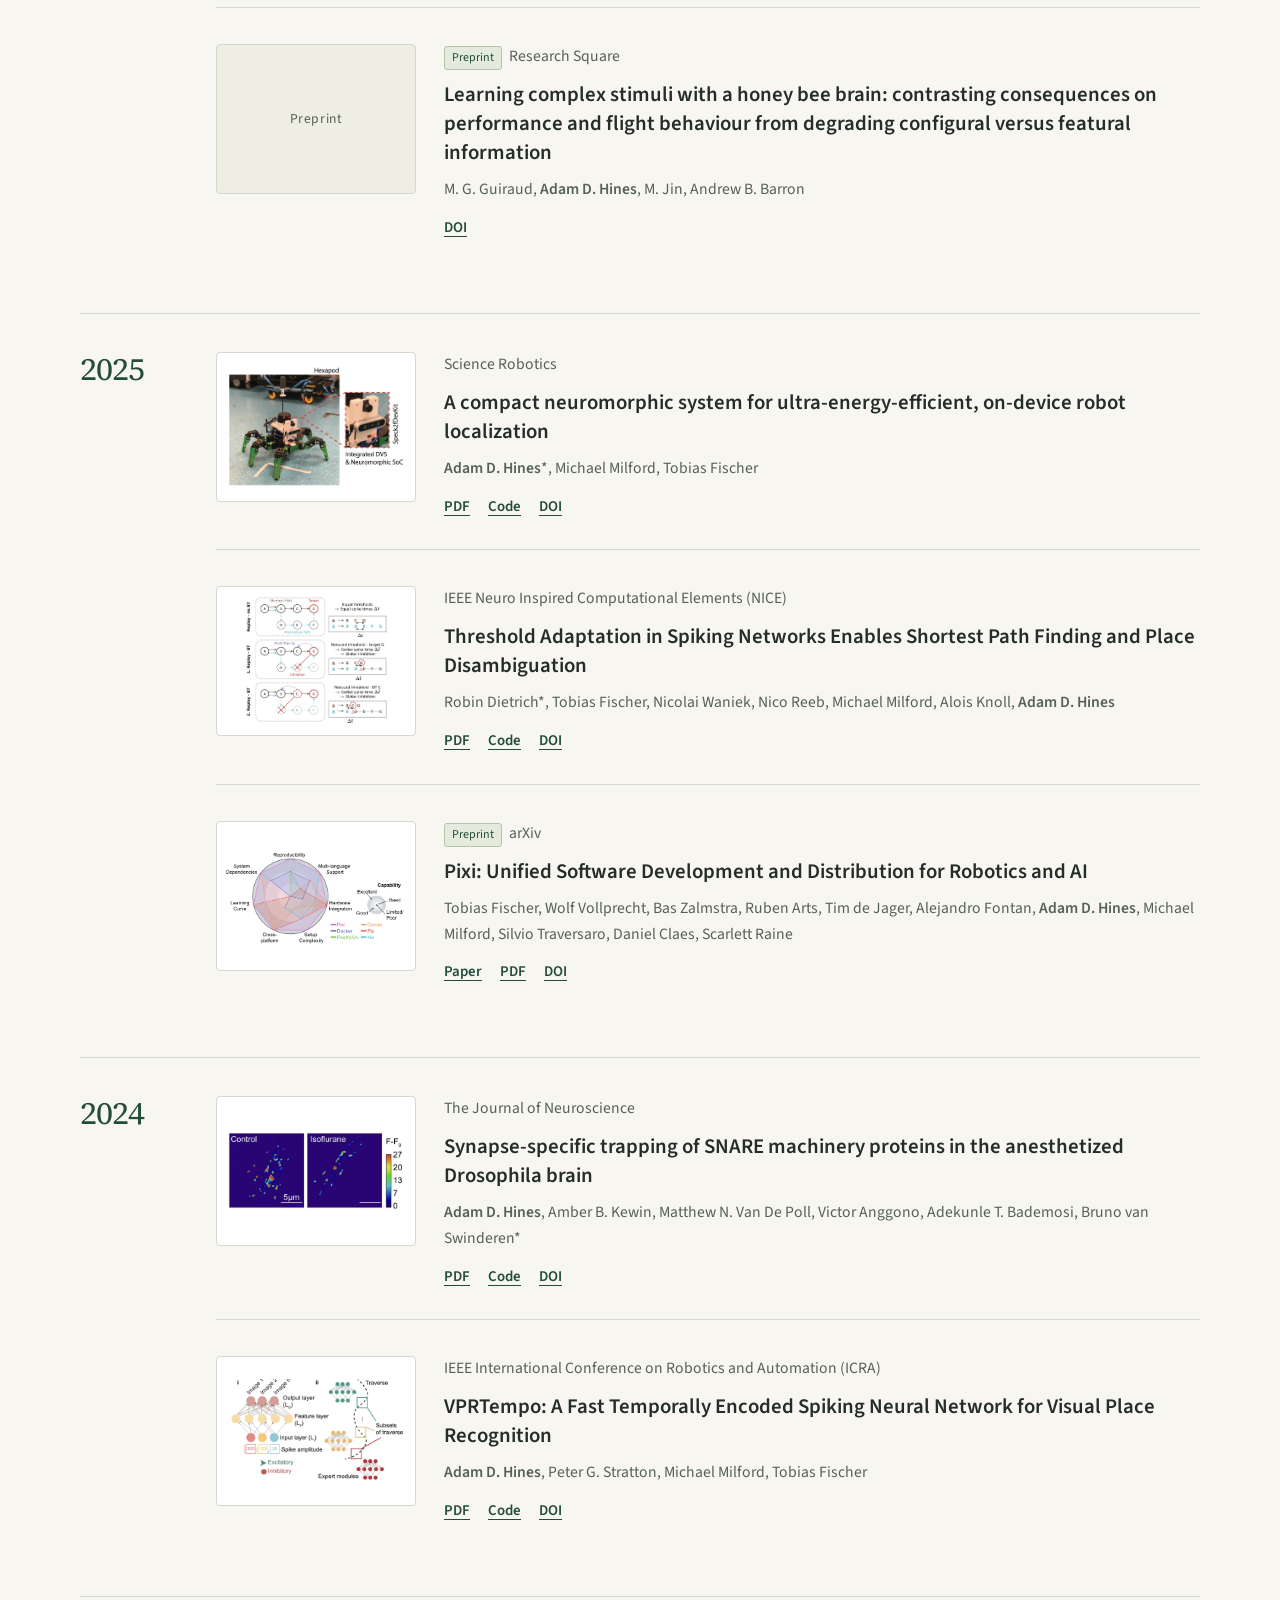
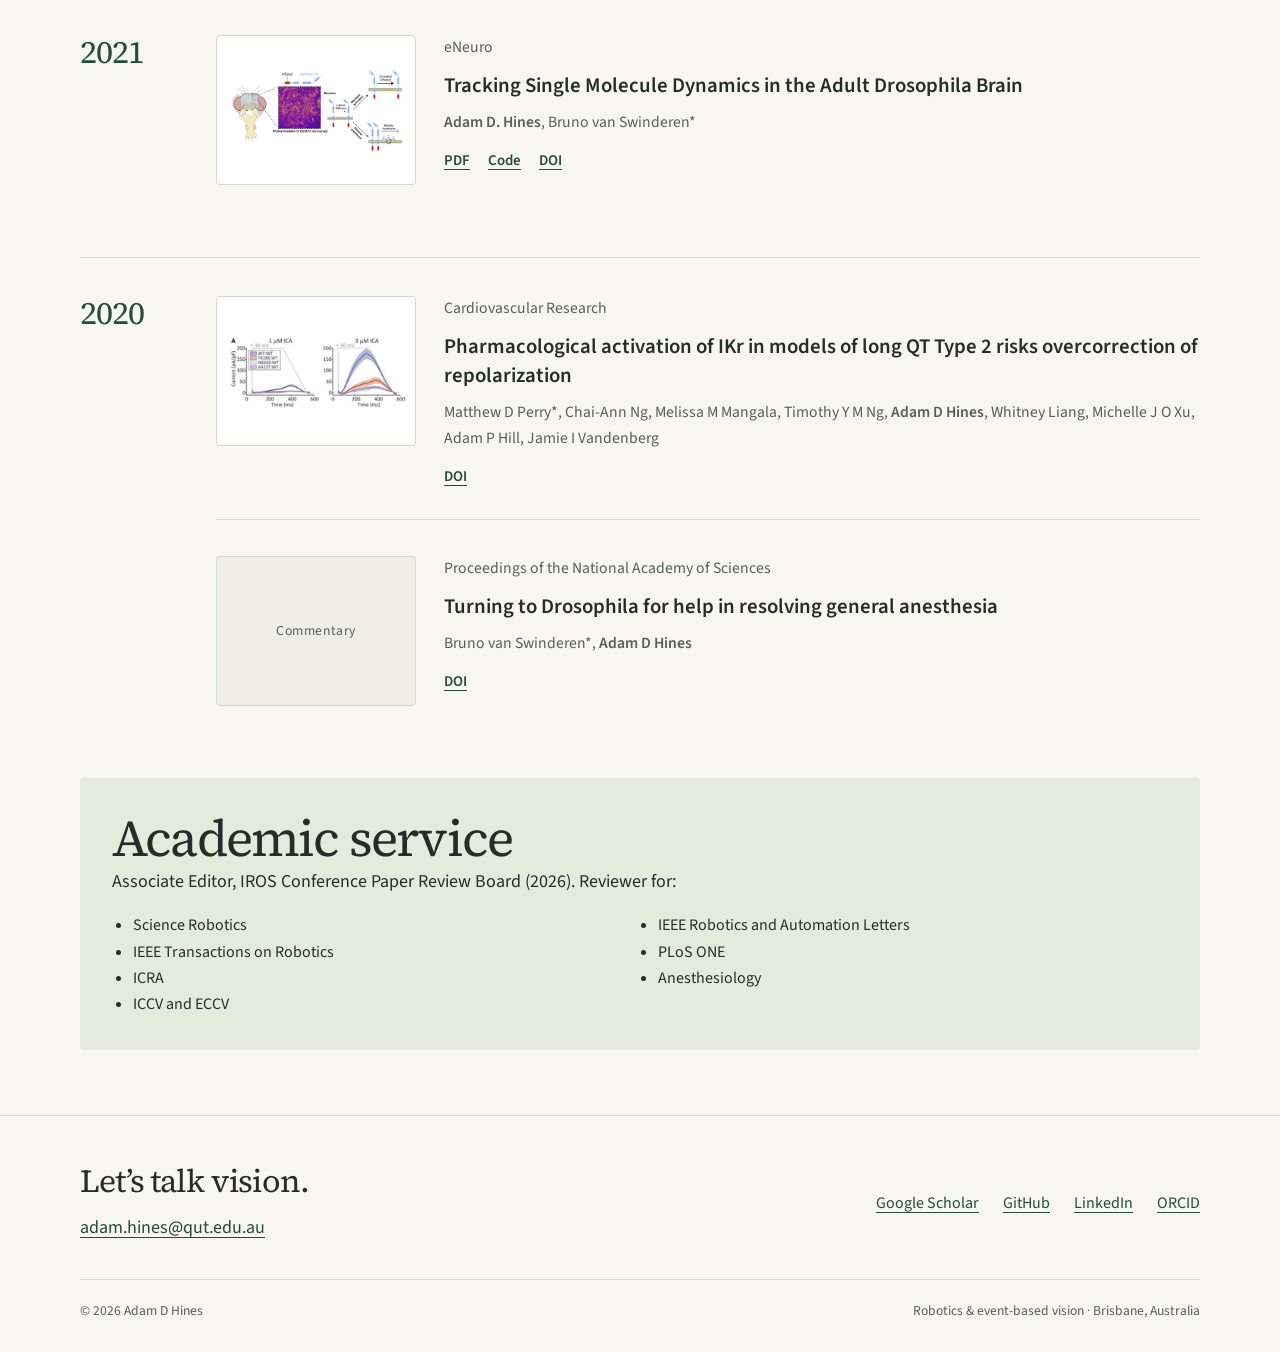
<file: papers.html>
<!DOCTYPE html>
<html lang="en-AU"><head><meta charset="utf-8"><meta name="viewport" content="width=device-width, initial-scale=1">
<title>Publications | Adam Hines</title><meta name="description" content="Research publications by Adam Hines on event-based vision, robotic localisation, neuromorphic computing, and neuroscience."><link rel="canonical" href="https://adamdhines.github.io/papers.html">
<meta name="robots" content="index, follow"><meta name="google-site-verification" content="4FxfVyL6UTuTgW_XYHHlLDI7P4y3i41wxtjFa8Fd5rs">
<meta name="theme-color" content="#f7f6f0"><link rel="icon" type="image/png" href="/static/images/favicon.png">
<meta property="og:type" content="website"><meta property="og:site_name" content="Adam Hines"><meta property="og:title" content="Publications | Adam Hines"><meta property="og:description" content="Research publications by Adam Hines on event-based vision, robotic localisation, neuromorphic computing, and neuroscience."><meta property="og:url" content="https://adamdhines.github.io/papers.html"><meta property="og:image" content="https://adamdhines.github.io/static/images/social.jpg"><meta property="og:image:width" content="1200"><meta property="og:image:height" content="630"><meta property="og:image:alt" content="Adam Hines — Robotics and event-based vision">
<meta name="twitter:card" content="summary_large_image"><meta name="twitter:title" content="Publications | Adam Hines"><meta name="twitter:description" content="Research publications by Adam Hines on event-based vision, robotic localisation, neuromorphic computing, and neuroscience."><meta name="twitter:image" content="https://adamdhines.github.io/static/images/social.jpg">
<link rel="preload" href="/static/fonts/source-sans-3-regular.ttf" as="font" type="font/ttf" crossorigin><link rel="stylesheet" href="/static/css/site.css">
<script type="application/ld+json">{"@context": "https://schema.org", "@graph": [{"@type": "WebSite", "@id": "https://adamdhines.github.io/#website", "url": "https://adamdhines.github.io/", "name": "Adam Hines", "alternateName": "Adam D Hines"}, {"@type": "WebPage", "url": "https://adamdhines.github.io/papers.html", "name": "Publications | Adam Hines", "description": "Research publications by Adam Hines on event-based vision, robotic localisation, neuromorphic computing, and neuroscience.", "about": {"@id": "https://adamdhines.github.io/#adam-hines"}}]}</script></head>
<body><a class="skip-link" href="#main">Skip to content</a><header class="site-header"><nav class="nav wrap" aria-label="Main navigation"><a class="brand" href="/" aria-label="Adam Hines — home"><span class="brand-mark" aria-hidden="true"><i></i><i></i><i></i><i></i><i></i><i></i><i></i><i></i><i></i></span>Adam Hines<span aria-hidden="true">.</span></a><div class="nav-links"><a href="/">About</a><a href="/papers.html" aria-current="page">Publications</a><a href="/cv.html">CV</a><a href="/news.html">News</a></div></nav></header>
<main id="main"><header class="page-heading wrap"><span class="eyebrow">Research</span><h1>Publications.</h1><p class="lead">Work on event-based vision, robotic localisation, and efficient perception, alongside earlier research in neuroscience.</p><nav class="year-nav" aria-label="Publication years"><a href="#year-2026">2026</a><a href="#year-2025">2025</a><a href="#year-2024">2024</a><a href="#year-2021">2021</a><a href="#year-2020">2020</a></nav></header><div class="wrap"><section class="year-section" id="year-2026" aria-labelledby="heading-2026"><h2 class="year-heading" id="heading-2026">2026</h2><div><article class="paper " id="eventcv-paper"><a class="paper-image" href="/static/images/eventcv-paper.webp" aria-label="View figure: The EventCV Library for Event-Based Robotic Vision"><img src="/static/images/eventcv-paper.webp" width="200" height="150" alt="EventCV ecosystem diagram connecting event cameras, recordings, and simulation to a shared vision pipeline." loading="lazy"></a><div><p class="meta"><span class="badge">Preprint</span>arXiv</p><h3>The EventCV Library for Event-Based Robotic Vision</h3><p><strong>Adam D. Hines</strong>, Michael Milford, Tobias Fischer</p><div class="resource-links"><a href="https://arxiv.org/abs/2609.21330">Paper</a><a href="https://arxiv.org/pdf/2609.21330">PDF</a><a href="https://github.com/EventLAB-Team/eventcv">Code</a><a href="https://eventcv.net/">Project</a></div></div></article><article class="paper " id="megaevent"><a class="paper-image" href="/static/images/megaevent.webp" aria-label="View figure: Multi-viewpoint Geo-localization with Event Cameras"><img src="/static/images/megaevent.webp" width="200" height="150" alt="MegaEvent overview contrasting fixed-track localisation with multi-city, multi-viewpoint place recognition." loading="lazy"></a><div><p class="meta"><span class="badge">Preprint</span>arXiv</p><h3>Multi-viewpoint Geo-localization with Event Cameras</h3><p><strong>Adam D. Hines</strong>, Michael Milford, Tobias Fischer</p><div class="resource-links"><a href="https://arxiv.org/abs/2609.21219">Paper</a><a href="https://arxiv.org/pdf/2609.21219">PDF</a><a href="https://github.com/AdamDHines/megaevent">Code</a></div></div></article><article class="paper " id="eventgem"><a class="paper-image" href="/static/images/eventgem.webp" aria-label="View figure: EventGeM: Global-to-Local Feature Matching for Event-Based Visual Place Recognition"><img src="/static/images/eventgem.webp" width="200" height="150" alt="EventGeM pipeline combining global feature retrieval and local feature matching." loading="lazy"></a><div><p class="meta"><span class="badge">Preprint</span>arXiv</p><h3>EventGeM: Global-to-Local Feature Matching for Event-Based Visual Place Recognition</h3><p><strong>Adam D. Hines</strong>, Gokul B. Nair, Nicolás Marticorena, Michael Milford, Tobias Fischer</p><div class="resource-links"><a href="https://arxiv.org/abs/2603.05807">Paper</a><a href="https://arxiv.org/pdf/2603.05807">PDF</a><a href="https://doi.org/10.48550/arXiv.2603.05807">DOI</a></div></div></article><article class="paper " id="eventlab"><a class="paper-image" href="/static/images/eventlab.webp" aria-label="View figure: Event-LAB: Towards Standardized Evaluation of Neuromorphic Localization Methods"><img src="/static/images/eventlab.webp" width="200" height="150" alt="Event-LAB workflow from dataset preparation and frame generation to baseline evaluation." loading="lazy"></a><div><p class="meta"><span class="badge">Accepted</span>IEEE International Conference on Robotics and Automation (ICRA)</p><h3>Event-LAB: Towards Standardized Evaluation of Neuromorphic Localization Methods</h3><p><strong>Adam D. Hines</strong>, Alejandro Fontan, Michael Milford, Tobias Fischer</p><div class="resource-links"><a href="https://arxiv.org/abs/2509.14516">Paper</a><a href="https://arxiv.org/pdf/2509.14516">PDF</a><a href="https://doi.org/10.48550/arXiv.2509.14516">DOI</a></div></div></article><article class="paper " id="insect"><a class="paper-image" href="/static/images/insect.webp" aria-label="View figure: A neuromorphic model of the insect visual system for natural image processing"><img src="/static/images/insect.webp" width="200" height="150" alt="Visual model activations and sparse Kenyon cell representations for flower images." loading="lazy"></a><div><p class="meta"><span class="badge">Preprint</span>arXiv</p><h3>A neuromorphic model of the insect visual system for natural image processing</h3><p><strong>Adam D. Hines</strong>, Karin Nordström, Andrew B. Barron</p><div class="resource-links"><a href="https://arxiv.org/abs/2602.06405">Paper</a><a href="https://arxiv.org/pdf/2602.06405">PDF</a><a href="https://doi.org/10.48550/arXiv.2602.06405">DOI</a></div></div></article><article class="paper " id="honeybee"><div class="paper-image figure-placeholder" aria-hidden="true"><span>Preprint</span></div><div><p class="meta"><span class="badge">Preprint</span>Research Square</p><h3>Learning complex stimuli with a honey bee brain: contrasting consequences on performance and flight behaviour from degrading configural versus featural information</h3><p>M. G. Guiraud, <strong>Adam D. Hines</strong>, M. Jin, Andrew B. Barron</p><div class="resource-links"><a href="https://doi.org/10.21203/rs.3.rs-9487302/v1">DOI</a></div></div></article></div></section><section class="year-section" id="year-2025" aria-labelledby="heading-2025"><h2 class="year-heading" id="heading-2025">2025</h2><div><article class="paper " id="lens"><a class="paper-image" href="/static/images/lens.webp" aria-label="View figure: A compact neuromorphic system for ultra-energy-efficient, on-device robot localization"><img src="/static/images/lens.webp" width="200" height="150" alt="Figure from A compact neuromorphic system for ultra-energy-efficient, on-device robot localization" loading="lazy"></a><div><p class="meta">Science Robotics</p><h3>A compact neuromorphic system for ultra-energy-efficient, on-device robot localization</h3><p><strong>Adam D. Hines</strong>*, Michael Milford, Tobias Fischer</p><div class="resource-links"><a href="/static/papers/LENS.pdf">PDF</a><a href="https://github.com/AdamDHines/LENS">Code</a><a href="https://doi.org/10.1126/scirobotics.ads3968">DOI</a></div></div></article><article class="paper " id="threshold"><a class="paper-image" href="/static/images/thresh.webp" aria-label="View figure: Threshold Adaptation in Spiking Networks Enables Shortest Path Finding and Place Disambiguation"><img src="/static/images/thresh.webp" width="200" height="150" alt="Figure from Threshold Adaptation in Spiking Networks Enables Shortest Path Finding and Place Disambiguation" loading="lazy"></a><div><p class="meta">IEEE Neuro Inspired Computational Elements (NICE)</p><h3>Threshold Adaptation in Spiking Networks Enables Shortest Path Finding and Place Disambiguation</h3><p>Robin Dietrich*, Tobias Fischer, Nicolai Waniek, Nico Reeb, Michael Milford, Alois Knoll, <strong>Adam D. Hines</strong></p><div class="resource-links"><a href="/static/papers/thresh.pdf">PDF</a><a href="https://github.com/dietriro/neuroseq">Code</a><a href="https://doi.org/10.1109/NICE65350.2025.11065806">DOI</a></div></div></article><article class="paper " id="pixi"><a class="paper-image" href="/static/images/pixi.webp" aria-label="View figure: Pixi: Unified Software Development and Distribution for Robotics and AI"><img src="/static/images/pixi.webp" width="200" height="150" alt="Comparison of package management approaches for scientific computing and robotics." loading="lazy"></a><div><p class="meta"><span class="badge">Preprint</span>arXiv</p><h3>Pixi: Unified Software Development and Distribution for Robotics and AI</h3><p>Tobias Fischer, Wolf Vollprecht, Bas Zalmstra, Ruben Arts, Tim de Jager, Alejandro Fontan, <strong>Adam D. Hines</strong>, Michael Milford, Silvio Traversaro, Daniel Claes, Scarlett Raine</p><div class="resource-links"><a href="https://arxiv.org/abs/2511.04827">Paper</a><a href="https://arxiv.org/pdf/2511.04827">PDF</a><a href="https://doi.org/10.48550/arXiv.2511.04827">DOI</a></div></div></article></div></section><section class="year-section" id="year-2024" aria-labelledby="heading-2024"><h2 class="year-heading" id="heading-2024">2024</h2><div><article class="paper " id="synapses"><a class="paper-image" href="/static/images/iso.webp" aria-label="View figure: Synapse-specific trapping of SNARE machinery proteins in the anesthetized Drosophila brain"><img src="/static/images/iso.webp" width="200" height="150" alt="Figure from Synapse-specific trapping of SNARE machinery proteins in the anesthetized Drosophila brain" loading="lazy"></a><div><p class="meta">The Journal of Neuroscience</p><h3>Synapse-specific trapping of SNARE machinery proteins in the anesthetized Drosophila brain</h3><p><strong>Adam D. Hines</strong>, Amber B. Kewin, Matthew N. Van De Poll, Victor Anggono, Adekunle T. Bademosi, Bruno van Swinderen*</p><div class="resource-links"><a href="/static/papers/jneuro.pdf">PDF</a><a href="https://github.com/AdamDHines/sptPALM-Analysis">Code</a><a href="https://doi.org/10.1523/JNEUROSCI.0588-23.2024">DOI</a></div></div></article><article class="paper " id="vprtempo"><a class="paper-image" href="/static/images/vprtempo.webp" aria-label="View figure: VPRTempo: A Fast Temporally Encoded Spiking Neural Network for Visual Place Recognition"><img src="/static/images/vprtempo.webp" width="200" height="150" alt="Figure from VPRTempo: A Fast Temporally Encoded Spiking Neural Network for Visual Place Recognition" loading="lazy"></a><div><p class="meta">IEEE International Conference on Robotics and Automation (ICRA)</p><h3>VPRTempo: A Fast Temporally Encoded Spiking Neural Network for Visual Place Recognition</h3><p><strong>Adam D. Hines</strong>, Peter G. Stratton, Michael Milford, Tobias Fischer</p><div class="resource-links"><a href="/static/papers/vprtempo.pdf">PDF</a><a href="https://github.com/QVPR/VPRTempo">Code</a><a href="https://doi.org/10.1109/ICRA57147.2024.10610918">DOI</a></div></div></article></div></section><section class="year-section" id="year-2021" aria-labelledby="heading-2021"><h2 class="year-heading" id="heading-2021">2021</h2><div><article class="paper " id="tracking"><a class="paper-image" href="/static/images/eneuro.webp" aria-label="View figure: Tracking Single Molecule Dynamics in the Adult Drosophila Brain"><img src="/static/images/eneuro.webp" width="200" height="150" alt="Figure from Tracking Single Molecule Dynamics in the Adult Drosophila Brain" loading="lazy"></a><div><p class="meta">eNeuro</p><h3>Tracking Single Molecule Dynamics in the Adult Drosophila Brain</h3><p><strong>Adam D. Hines</strong>, Bruno van Swinderen*</p><div class="resource-links"><a href="/static/papers/eneuro.pdf">PDF</a><a href="https://github.com/AdamDHines/sptPALM-Analysis">Code</a><a href="https://doi.org/10.1523/ENEURO.0057-21.2021">DOI</a></div></div></article></div></section><section class="year-section" id="year-2020" aria-labelledby="heading-2020"><h2 class="year-heading" id="heading-2020">2020</h2><div><article class="paper " id="cardiac"><a class="paper-image" href="/static/images/cvr.webp" aria-label="View figure: Pharmacological activation of IKr in models of long QT Type 2 risks overcorrection of repolarization"><img src="/static/images/cvr.webp" width="200" height="150" alt="Figure from Pharmacological activation of IKr in models of long QT Type 2 risks overcorrection of repolarization" loading="lazy"></a><div><p class="meta">Cardiovascular Research</p><h3>Pharmacological activation of IKr in models of long QT Type 2 risks overcorrection of repolarization</h3><p>Matthew D Perry*, Chai-Ann Ng, Melissa M Mangala, Timothy Y M Ng, <strong>Adam D Hines</strong>, Whitney Liang, Michelle J O Xu, Adam P Hill, Jamie I Vandenberg</p><div class="resource-links"><a href="https://doi.org/10.1093/cvr/cvz247">DOI</a></div></div></article><article class="paper " id="anaesthesia"><div class="paper-image figure-placeholder" aria-hidden="true"><span>Commentary</span></div><div><p class="meta">Proceedings of the National Academy of Sciences</p><h3>Turning to Drosophila for help in resolving general anesthesia</h3><p>Bruno van Swinderen*, <strong>Adam D Hines</strong></p><div class="resource-links"><a href="https://doi.org/10.1073/pnas.2012131117">DOI</a></div></div></article></div></section><aside class="reviewing"><h2>Academic service</h2><p>Associate Editor, IROS Conference Paper Review Board (2026). Reviewer for:</p><ul><li>Science Robotics</li><li>IEEE Transactions on Robotics</li><li>ICRA</li><li>ICCV and ECCV</li><li>IEEE Robotics and Automation Letters</li><li>PLoS ONE</li><li>Anesthesiology</li></ul></aside></div></main>
<footer class="site-footer"><div class="wrap"><div class="footer-top"><div><h2>Let’s talk vision.</h2><a href="mailto:adam.hines@qut.edu.au">adam.hines@qut.edu.au</a></div><nav class="footer-socials" aria-label="Professional profiles"><a href="https://scholar.google.com/citations?user=rH2jg5UAAAAJ&amp;hl=en">Google Scholar</a><a href="https://github.com/adamdhines">GitHub</a><a href="https://www.linkedin.com/in/adamdhines/">LinkedIn</a><a href="https://orcid.org/0000-0002-0259-3642">ORCID</a></nav></div><div class="footer-bottom"><span>© 2026 Adam D Hines</span><span>Robotics &amp; event-based vision · Brisbane, Australia</span></div></div></footer></body></html>
</file>
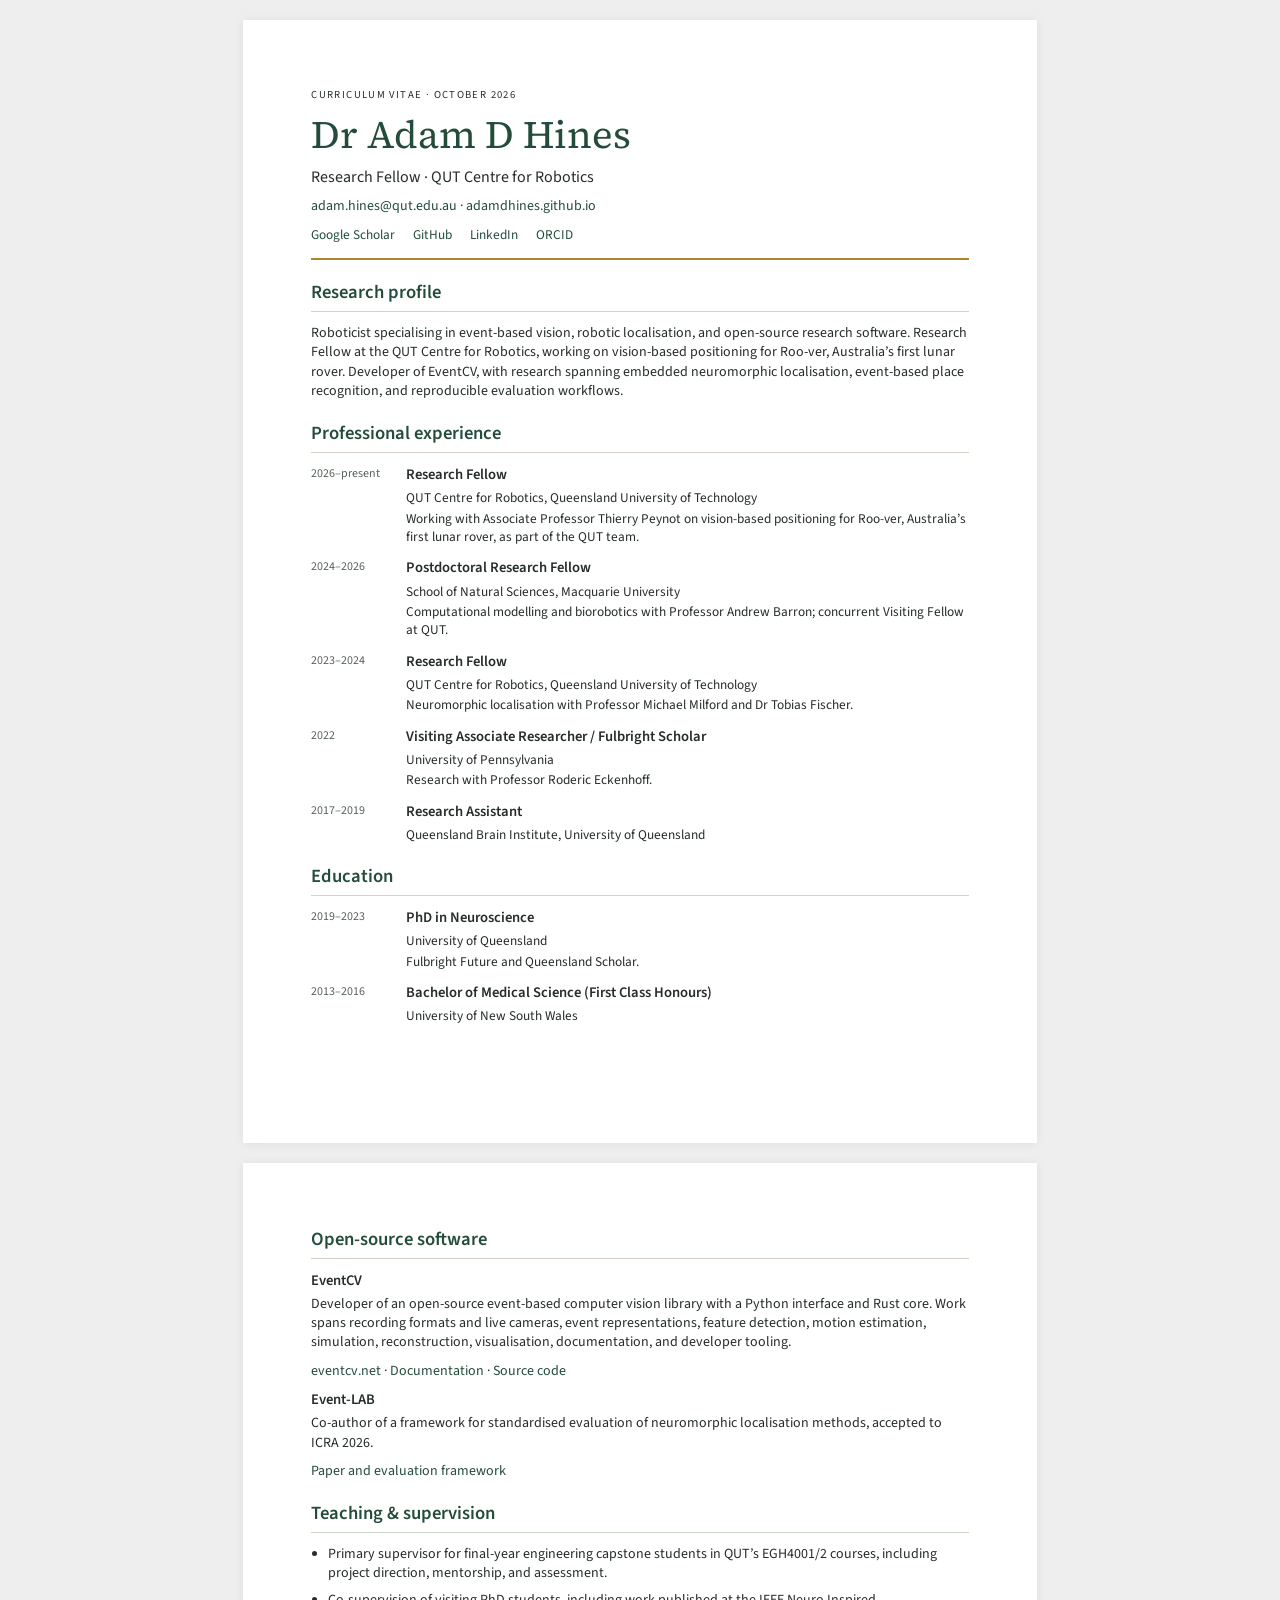
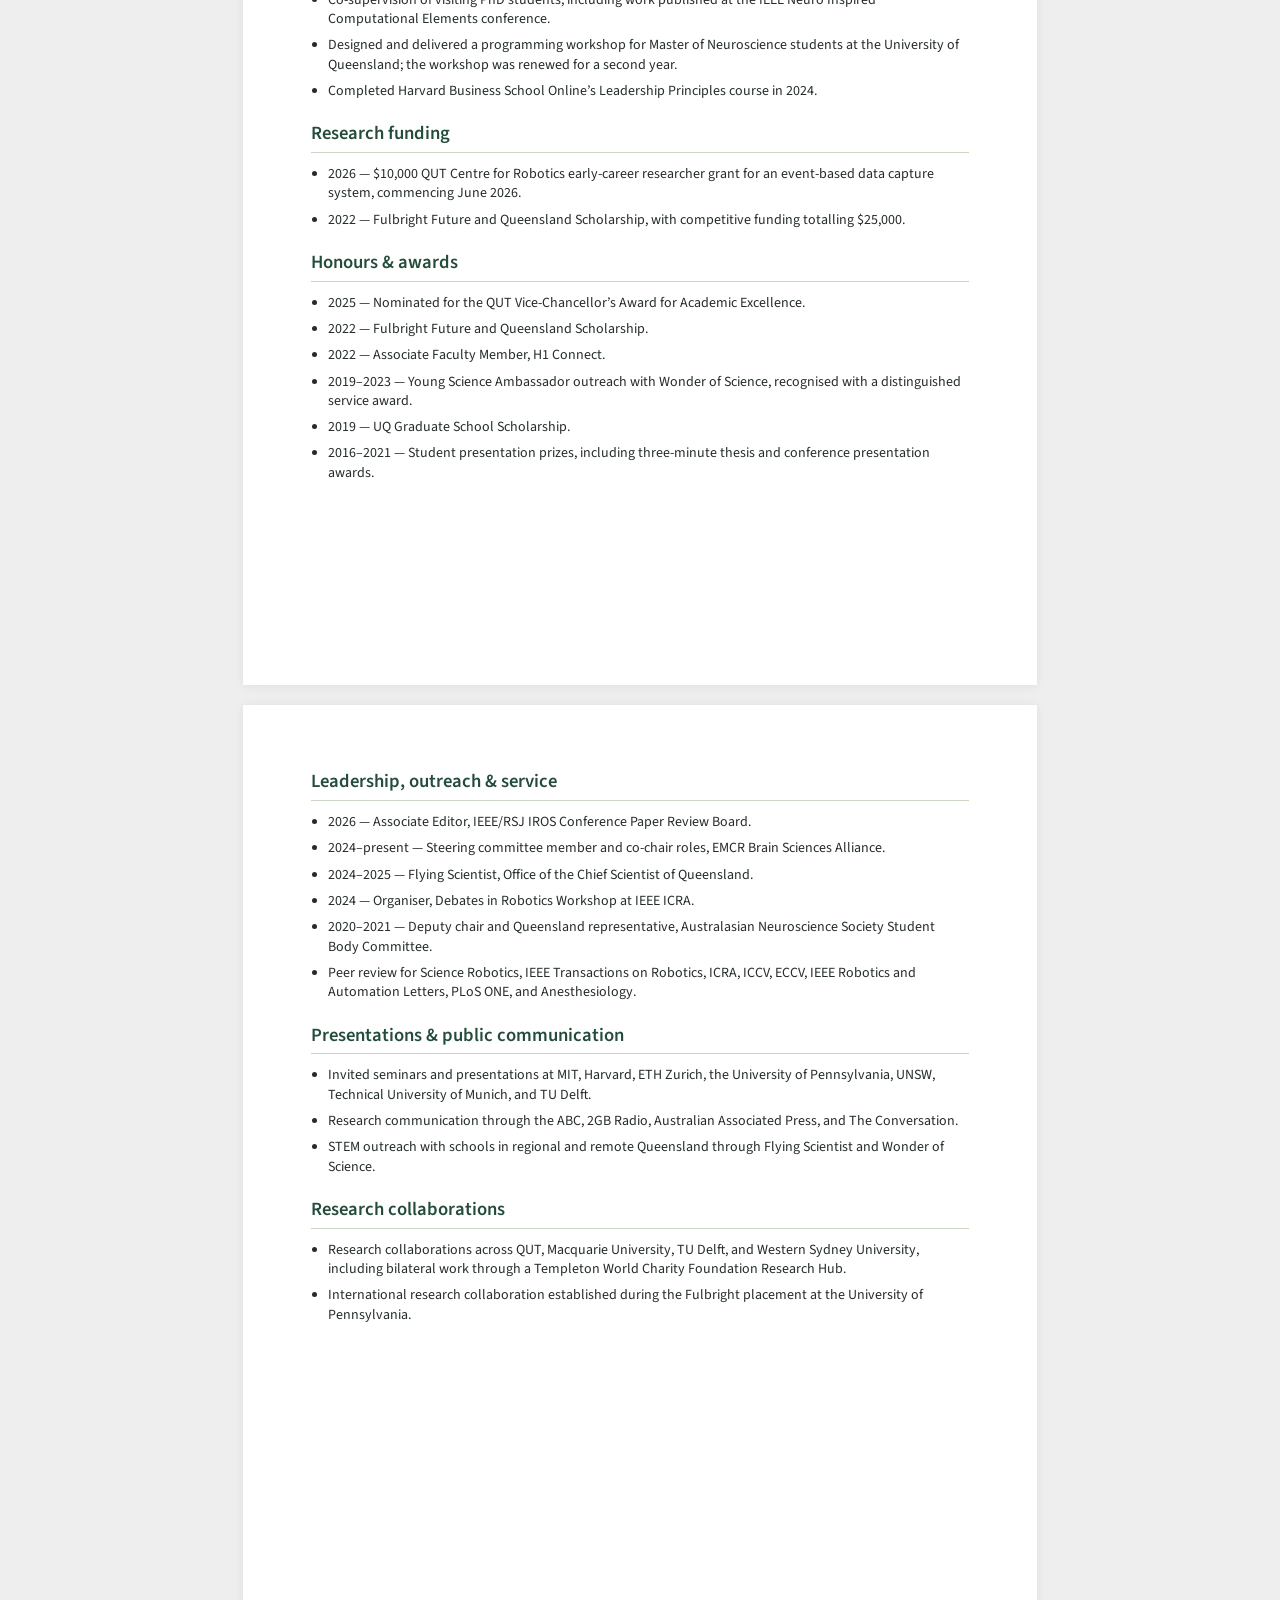
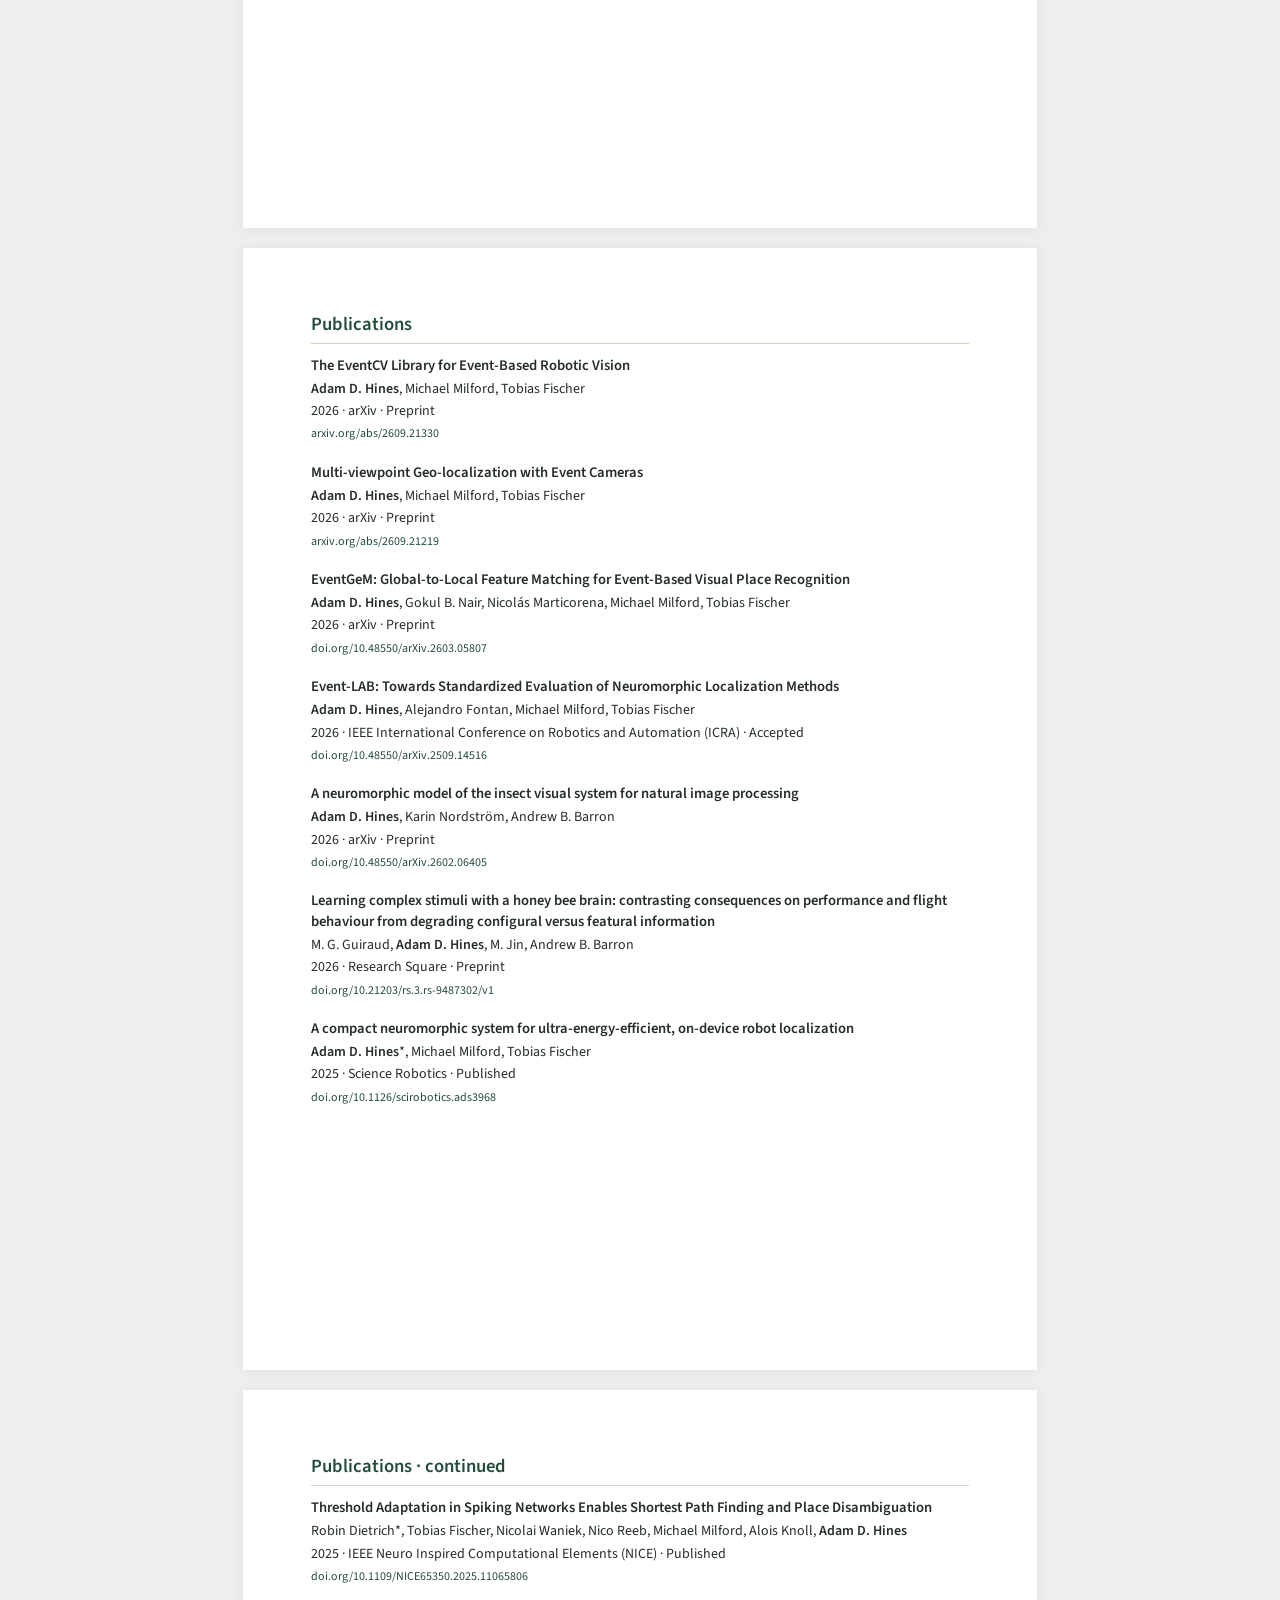
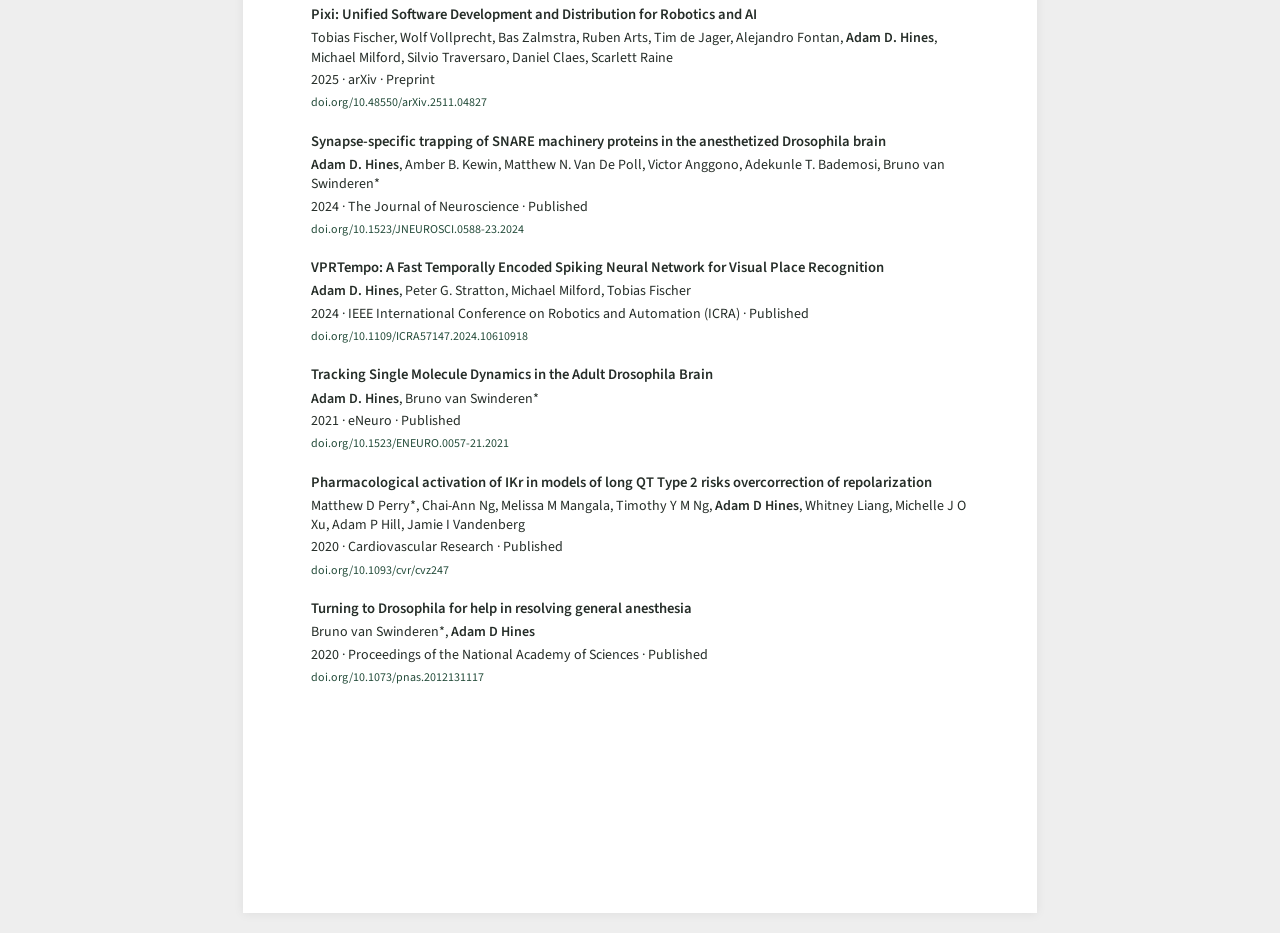
<file: static/cv-public.html>
<!DOCTYPE html><html lang="en-AU"><head><meta charset="utf-8"><title>Adam Hines — Public academic CV</title><meta name="robots" content="noindex"><link rel="stylesheet" href="/static/css/cv-print.css"></head><body><section class="sheet"><header><p class="kicker">CURRICULUM VITAE · OCTOBER 2026</p><h1>Dr Adam D Hines</h1><p class="role">Research Fellow · QUT Centre for Robotics</p><p><a href="mailto:adam.hines@qut.edu.au">adam.hines@qut.edu.au</a> · <a href="https://adamdhines.github.io/">adamdhines.github.io</a></p><nav><a href="https://scholar.google.com/citations?user=rH2jg5UAAAAJ&amp;hl=en">Google Scholar</a><a href="https://github.com/adamdhines">GitHub</a><a href="https://www.linkedin.com/in/adamdhines/">LinkedIn</a><a href="https://orcid.org/0000-0002-0259-3642">ORCID</a></nav></header><h2>Research profile</h2><p>Roboticist specialising in event-based vision, robotic localisation, and open-source research software. Research Fellow at the QUT Centre for Robotics, working on vision-based positioning for Roo-ver, Australia’s first lunar rover. Developer of EventCV, with research spanning embedded neuromorphic localisation, event-based place recognition, and reproducible evaluation workflows.</p><h2>Professional experience</h2><article class="career-item"><span class="date">2026–present</span><h3>Research Fellow</h3><p>QUT Centre for Robotics, Queensland University of Technology</p><p>Working with Associate Professor Thierry Peynot on vision-based positioning for Roo-ver, Australia’s first lunar rover, as part of the QUT team.</p></article><article class="career-item"><span class="date">2024–2026</span><h3>Postdoctoral Research Fellow</h3><p>School of Natural Sciences, Macquarie University</p><p>Computational modelling and biorobotics with Professor Andrew Barron; concurrent Visiting Fellow at QUT.</p></article><article class="career-item"><span class="date">2023–2024</span><h3>Research Fellow</h3><p>QUT Centre for Robotics, Queensland University of Technology</p><p>Neuromorphic localisation with Professor Michael Milford and Dr Tobias Fischer.</p></article><article class="career-item"><span class="date">2022</span><h3>Visiting Associate Researcher / Fulbright Scholar</h3><p>University of Pennsylvania</p><p>Research with Professor Roderic Eckenhoff.</p></article><article class="career-item"><span class="date">2017–2019</span><h3>Research Assistant</h3><p>Queensland Brain Institute, University of Queensland</p></article><h2>Education</h2><article class="career-item"><span class="date">2019–2023</span><h3>PhD in Neuroscience</h3><p>University of Queensland</p><p>Fulbright Future and Queensland Scholar.</p></article><article class="career-item"><span class="date">2013–2016</span><h3>Bachelor of Medical Science (First Class Honours)</h3><p>University of New South Wales</p></article></section><section class="sheet"><h2>Open-source software</h2><h3>EventCV</h3><p>Developer of an open-source event-based computer vision library with a Python interface and Rust core. Work spans recording formats and live cameras, event representations, feature detection, motion estimation, simulation, reconstruction, visualisation, documentation, and developer tooling.</p><p><a href="https://eventcv.net/">eventcv.net</a> · <a href="https://docs.eventcv.net/en/latest/">Documentation</a> · <a href="https://github.com/EventLAB-Team/eventcv">Source code</a></p><h3>Event-LAB</h3><p>Co-author of a framework for standardised evaluation of neuromorphic localisation methods, accepted to ICRA 2026.</p><p><a href="https://arxiv.org/abs/2509.14516">Paper and evaluation framework</a></p><h2>Teaching & supervision</h2><ul><li>Primary supervisor for final-year engineering capstone students in QUT’s EGH4001/2 courses, including project direction, mentorship, and assessment.</li><li>Co-supervision of visiting PhD students, including work published at the IEEE Neuro Inspired Computational Elements conference.</li><li>Designed and delivered a programming workshop for Master of Neuroscience students at the University of Queensland; the workshop was renewed for a second year.</li><li>Completed Harvard Business School Online’s Leadership Principles course in 2024.</li></ul><h2>Research funding</h2><ul><li>2026 — $10,000 QUT Centre for Robotics early-career researcher grant for an event-based data capture system, commencing June 2026.</li><li>2022 — Fulbright Future and Queensland Scholarship, with competitive funding totalling $25,000.</li></ul><h2>Honours & awards</h2><ul><li>2025 — Nominated for the QUT Vice-Chancellor’s Award for Academic Excellence.</li><li>2022 — Fulbright Future and Queensland Scholarship.</li><li>2022 — Associate Faculty Member, H1 Connect.</li><li>2019–2023 — Young Science Ambassador outreach with Wonder of Science, recognised with a distinguished service award.</li><li>2019 — UQ Graduate School Scholarship.</li><li>2016–2021 — Student presentation prizes, including three-minute thesis and conference presentation awards.</li></ul></section><section class="sheet"><h2>Leadership, outreach & service</h2><ul><li>2026 — Associate Editor, IEEE/RSJ IROS Conference Paper Review Board.</li><li>2024–present — Steering committee member and co-chair roles, EMCR Brain Sciences Alliance.</li><li>2024–2025 — Flying Scientist, Office of the Chief Scientist of Queensland.</li><li>2024 — Organiser, Debates in Robotics Workshop at IEEE ICRA.</li><li>2020–2021 — Deputy chair and Queensland representative, Australasian Neuroscience Society Student Body Committee.</li><li>Peer review for Science Robotics, IEEE Transactions on Robotics, ICRA, ICCV, ECCV, IEEE Robotics and Automation Letters, PLoS ONE, and Anesthesiology.</li></ul><h2>Presentations & public communication</h2><ul><li>Invited seminars and presentations at MIT, Harvard, ETH Zurich, the University of Pennsylvania, UNSW, Technical University of Munich, and TU Delft.</li><li>Research communication through the ABC, 2GB Radio, Australian Associated Press, and The Conversation.</li><li>STEM outreach with schools in regional and remote Queensland through Flying Scientist and Wonder of Science.</li></ul><h2>Research collaborations</h2><ul><li>Research collaborations across QUT, Macquarie University, TU Delft, and Western Sydney University, including bilateral work through a Templeton World Charity Foundation Research Hub.</li><li>International research collaboration established during the Fulbright placement at the University of Pennsylvania.</li></ul></section><section class="sheet"><h2>Publications</h2><article class="citation"><h3>The EventCV Library for Event-Based Robotic Vision</h3><p><strong>Adam D. Hines</strong>, Michael Milford, Tobias Fischer</p><p>2026 · arXiv · Preprint</p><p><a href="https://arxiv.org/abs/2609.21330">arxiv.org/abs/2609.21330</a></p></article><article class="citation"><h3>Multi-viewpoint Geo-localization with Event Cameras</h3><p><strong>Adam D. Hines</strong>, Michael Milford, Tobias Fischer</p><p>2026 · arXiv · Preprint</p><p><a href="https://arxiv.org/abs/2609.21219">arxiv.org/abs/2609.21219</a></p></article><article class="citation"><h3>EventGeM: Global-to-Local Feature Matching for Event-Based Visual Place Recognition</h3><p><strong>Adam D. Hines</strong>, Gokul B. Nair, Nicolás Marticorena, Michael Milford, Tobias Fischer</p><p>2026 · arXiv · Preprint</p><p><a href="https://doi.org/10.48550/arXiv.2603.05807">doi.org/10.48550/arXiv.2603.05807</a></p></article><article class="citation"><h3>Event-LAB: Towards Standardized Evaluation of Neuromorphic Localization Methods</h3><p><strong>Adam D. Hines</strong>, Alejandro Fontan, Michael Milford, Tobias Fischer</p><p>2026 · IEEE International Conference on Robotics and Automation (ICRA) · Accepted</p><p><a href="https://doi.org/10.48550/arXiv.2509.14516">doi.org/10.48550/arXiv.2509.14516</a></p></article><article class="citation"><h3>A neuromorphic model of the insect visual system for natural image processing</h3><p><strong>Adam D. Hines</strong>, Karin Nordström, Andrew B. Barron</p><p>2026 · arXiv · Preprint</p><p><a href="https://doi.org/10.48550/arXiv.2602.06405">doi.org/10.48550/arXiv.2602.06405</a></p></article><article class="citation"><h3>Learning complex stimuli with a honey bee brain: contrasting consequences on performance and flight behaviour from degrading configural versus featural information</h3><p>M. G. Guiraud, <strong>Adam D. Hines</strong>, M. Jin, Andrew B. Barron</p><p>2026 · Research Square · Preprint</p><p><a href="https://doi.org/10.21203/rs.3.rs-9487302/v1">doi.org/10.21203/rs.3.rs-9487302/v1</a></p></article><article class="citation"><h3>A compact neuromorphic system for ultra-energy-efficient, on-device robot localization</h3><p><strong>Adam D. Hines</strong>*, Michael Milford, Tobias Fischer</p><p>2025 · Science Robotics · Published</p><p><a href="https://doi.org/10.1126/scirobotics.ads3968">doi.org/10.1126/scirobotics.ads3968</a></p></article></section><section class="sheet"><h2>Publications · continued</h2><article class="citation"><h3>Threshold Adaptation in Spiking Networks Enables Shortest Path Finding and Place Disambiguation</h3><p>Robin Dietrich*, Tobias Fischer, Nicolai Waniek, Nico Reeb, Michael Milford, Alois Knoll, <strong>Adam D. Hines</strong></p><p>2025 · IEEE Neuro Inspired Computational Elements (NICE) · Published</p><p><a href="https://doi.org/10.1109/NICE65350.2025.11065806">doi.org/10.1109/NICE65350.2025.11065806</a></p></article><article class="citation"><h3>Pixi: Unified Software Development and Distribution for Robotics and AI</h3><p>Tobias Fischer, Wolf Vollprecht, Bas Zalmstra, Ruben Arts, Tim de Jager, Alejandro Fontan, <strong>Adam D. Hines</strong>, Michael Milford, Silvio Traversaro, Daniel Claes, Scarlett Raine</p><p>2025 · arXiv · Preprint</p><p><a href="https://doi.org/10.48550/arXiv.2511.04827">doi.org/10.48550/arXiv.2511.04827</a></p></article><article class="citation"><h3>Synapse-specific trapping of SNARE machinery proteins in the anesthetized Drosophila brain</h3><p><strong>Adam D. Hines</strong>, Amber B. Kewin, Matthew N. Van De Poll, Victor Anggono, Adekunle T. Bademosi, Bruno van Swinderen*</p><p>2024 · The Journal of Neuroscience · Published</p><p><a href="https://doi.org/10.1523/JNEUROSCI.0588-23.2024">doi.org/10.1523/JNEUROSCI.0588-23.2024</a></p></article><article class="citation"><h3>VPRTempo: A Fast Temporally Encoded Spiking Neural Network for Visual Place Recognition</h3><p><strong>Adam D. Hines</strong>, Peter G. Stratton, Michael Milford, Tobias Fischer</p><p>2024 · IEEE International Conference on Robotics and Automation (ICRA) · Published</p><p><a href="https://doi.org/10.1109/ICRA57147.2024.10610918">doi.org/10.1109/ICRA57147.2024.10610918</a></p></article><article class="citation"><h3>Tracking Single Molecule Dynamics in the Adult Drosophila Brain</h3><p><strong>Adam D. Hines</strong>, Bruno van Swinderen*</p><p>2021 · eNeuro · Published</p><p><a href="https://doi.org/10.1523/ENEURO.0057-21.2021">doi.org/10.1523/ENEURO.0057-21.2021</a></p></article><article class="citation"><h3>Pharmacological activation of IKr in models of long QT Type 2 risks overcorrection of repolarization</h3><p>Matthew D Perry*, Chai-Ann Ng, Melissa M Mangala, Timothy Y M Ng, <strong>Adam D Hines</strong>, Whitney Liang, Michelle J O Xu, Adam P Hill, Jamie I Vandenberg</p><p>2020 · Cardiovascular Research · Published</p><p><a href="https://doi.org/10.1093/cvr/cvz247">doi.org/10.1093/cvr/cvz247</a></p></article><article class="citation"><h3>Turning to Drosophila for help in resolving general anesthesia</h3><p>Bruno van Swinderen*, <strong>Adam D Hines</strong></p><p>2020 · Proceedings of the National Academy of Sciences · Published</p><p><a href="https://doi.org/10.1073/pnas.2012131117">doi.org/10.1073/pnas.2012131117</a></p></article></section></body></html>
</file>
<file: static/css/site.css>
@font-face{font-family:Source Sans;src:url('../fonts/source-sans-3-regular.ttf') format('truetype');font-weight:400;font-display:swap}
@font-face{font-family:Source Sans;src:url('../fonts/source-sans-3-semibold.ttf') format('truetype');font-weight:600 900;font-display:swap}
@font-face{font-family:Source Serif;src:url('../fonts/source-serif-4-regular.ttf') format('truetype');font-weight:400 700;font-display:swap}
:root{--cream:#f7f6f0;--forest:#244c3a;--sage:#e4ebdd;--ochre:#b18432;--ink:#252d28;--muted:#566157;--line:#d3d9cc;--white:#fffefa}
*{box-sizing:border-box}html{scroll-behavior:smooth;scroll-padding-top:24px}body{margin:0;background:var(--cream);color:var(--ink);font-family:Source Sans,system-ui,sans-serif;font-size:18px;line-height:1.65}a{color:var(--forest);text-underline-offset:4px;text-decoration-thickness:1px}a:hover{text-decoration-thickness:2px}a,button{transition:background .16s,color .16s}a:focus-visible,button:focus-visible,summary:focus-visible{outline:3px solid var(--forest);outline-offset:5px}img{max-width:100%;height:auto;display:block}h1,h2,h3,p,figure{margin:0}h1,h2{font-family:Source Serif,Georgia,serif;font-weight:400;line-height:1.1;letter-spacing:-.035em}h1{font-size:clamp(3.3rem,7vw,5.5rem)}h2{font-size:clamp(2.2rem,4vw,3.2rem)}h3{font-size:1.3rem;line-height:1.35;font-weight:600}p+p{margin-top:1rem}ul{padding-left:1.3rem}strong{font-weight:600}.wrap{width:min(1120px,calc(100% - 80px));margin-inline:auto}.skip-link{position:absolute;left:20px;top:-100px;padding:12px;background:white;z-index:10}.skip-link:focus{top:10px}.site-header{border-bottom:1px solid var(--line)}.nav{min-height:96px;display:flex;align-items:center;justify-content:space-between;gap:24px}.brand{font-size:1.25rem;letter-spacing:-.03em;font-weight:600;text-decoration:none;display:flex;align-items:center;gap:12px}.brand-mark{height:29px;width:29px;display:grid;grid-template-columns:repeat(3,1fr);gap:3px;transform:rotate(-8deg)}.brand-mark i{background:var(--forest);border-radius:1px}.brand-mark i:nth-child(3n){background:var(--ochre)}.brand-mark i:nth-child(2){opacity:.35}.nav-links{display:flex;gap:30px;align-items:center}.nav-links a{font-size:1rem;text-decoration:none;min-height:44px;display:flex;align-items:center;border-bottom:2px solid transparent}.nav-links a[aria-current]{border-bottom-color:var(--forest)}.nav-links a:hover{border-bottom-color:var(--ochre)}.eyebrow{text-transform:uppercase;font-size:.78rem;font-weight:600;letter-spacing:.15em;color:var(--forest);margin-bottom:22px;display:block}.hero{display:grid;grid-template-columns:1.12fr 1fr;gap:70px;align-items:center;padding-block:76px 88px}.hero h1{color:var(--forest)}.hero h1 span{display:block}.hero .name{font-size:1.1rem;letter-spacing:0;color:var(--ink);margin-bottom:20px}.hero .intro{font-size:1.15rem;max-width:33rem;margin-top:28px;color:var(--muted)}.portrait{position:relative;padding:0 0 20px 20px}.portrait:before{content:'';position:absolute;left:0;bottom:0;width:67%;height:73%;border-radius:6px;background:var(--sage)}.portrait img{position:relative;border-radius:5px;width:100%;aspect-ratio:1/1.09;object-fit:cover;object-position:center}.portrait figcaption{position:relative;font-size:.76rem;text-transform:uppercase;letter-spacing:.12em;margin-top:15px;color:var(--muted);display:flex;justify-content:space-between;gap:12px}.portrait figcaption:after{content:'↗';color:var(--ochre);font-size:1.3rem}.actions{display:flex;flex-wrap:wrap;align-items:center;gap:14px 24px;margin-top:30px}.button{display:inline-flex;justify-content:center;align-items:center;gap:20px;min-height:48px;padding:11px 22px;background:var(--forest);color:white;border:1px solid var(--forest);border-radius:3px;text-decoration:none;font-size:1rem;font-weight:600}.button:hover{background:#183929;text-decoration:none}.button.secondary{color:var(--forest);background:transparent}.button.secondary:hover{background:var(--sage)}.text-link{font-size:1rem;font-weight:600}.section{padding-block:76px}.section-head{display:flex;justify-content:space-between;align-items:end;gap:30px;margin-bottom:36px}.section-head .eyebrow{margin-bottom:14px}.section-head p{max-width:29rem;color:var(--muted)}.selected{border-top:1px solid var(--line)}.meta{font-size:.82rem;color:var(--muted);margin-bottom:12px}.news-preview{border-top:1px solid var(--line)}.news-preview-list{list-style:none;padding:0;margin:0}.news-preview-list li{padding:22px 0;border-top:1px solid var(--line);display:grid;grid-template-columns:155px 1fr;gap:24px}.date{font-size:.92rem;color:var(--muted)}.news-preview-list p{font-size:1.1rem}.news-preview-list a{display:inline-block;margin-top:5px}.site-footer{padding:48px 0 30px;border-top:1px solid var(--line)}.footer-top{display:flex;justify-content:space-between;gap:30px}.footer-top h2{font-size:2rem;margin-bottom:14px}.footer-socials{display:flex;gap:12px 24px;align-items:center;flex-wrap:wrap;max-width:340px}.footer-socials a{font-size:1rem}.footer-bottom{border-top:1px solid var(--line);margin-top:36px;padding-top:20px;font-size:.85rem;color:var(--muted);display:flex;justify-content:space-between;gap:20px}.page-heading{padding-block:65px 46px}.page-heading h1{font-size:clamp(3.3rem,6vw,4.5rem);color:var(--forest)}.page-heading .lead{max-width:640px;color:var(--muted);font-size:1.2rem;margin-top:22px}.year-nav{display:flex;gap:12px;flex-wrap:wrap;margin-top:26px}.year-nav a{min-width:48px;min-height:44px;padding:7px 13px;border:1px solid var(--line);border-radius:3px;text-decoration:none;font-size:1rem}.year-nav a:hover{background:var(--sage)}.year-section{display:grid;grid-template-columns:100px minmax(0,1fr);gap:36px;padding-top:32px;margin-bottom:42px;border-top:1px solid var(--line)}.year-heading{font-size:2rem;color:var(--forest);padding-top:6px}.paper{padding:6px 0 30px;margin-bottom:30px;border-bottom:1px solid var(--line);display:grid;grid-template-columns:150px minmax(0,1fr);gap:28px}.paper:last-child{margin-bottom:0;border-bottom:0}.paper.no-image{grid-template-columns:1fr}.paper img{width:150px;height:120px;object-fit:contain;background:white;border:1px solid var(--line);padding:5px;border-radius:3px}.paper h3{font-size:1.3rem;line-height:1.4}.paper p{font-size:.98rem;color:var(--muted);margin-top:10px}.paper .meta{margin:0 0 10px}.badge{display:inline-block;padding:1px 7px;border:1px solid #b4c5aa;background:var(--sage);color:var(--forest);border-radius:3px;font-size:.75rem;margin-right:7px}.resource-links{display:flex;gap:18px;flex-wrap:wrap;margin-top:13px;font-size:.93rem;font-weight:600}.reviewing{background:var(--sage);padding:32px;margin-bottom:65px;border-radius:4px}.reviewing ul{columns:2;font-size:1rem;margin-bottom:0}.timeline-month{display:grid;grid-template-columns:100px minmax(0,1fr);gap:24px;margin-bottom:28px}.timeline-month h3{font-size:1rem;color:var(--muted);padding-top:4px}.timeline-month ul{list-style:none;padding:0;margin:0}.timeline-month li{margin-bottom:18px;max-width:65ch}.timeline-month a{font-size:.95rem}.cv-layout{display:grid;grid-template-columns:1fr .8fr;gap:65px;padding-bottom:60px}.cv-block{margin-bottom:35px}.cv-block h2{font-size:1.8rem;margin-bottom:22px}.career-item{border-left:2px solid #b5c5a8;padding:0 0 24px 22px}.career-item .date{font-size:.85rem}.career-item p{font-size:1rem;color:var(--muted);margin-top:5px}.cv-card{background:var(--sage);padding:32px;border-radius:4px;align-self:start}.cv-card h2{font-size:2rem;margin-bottom:20px}.cv-card p,.cv-block li{font-size:1.05rem}.pdf-section{padding-bottom:70px}.pdf-section h2{font-size:2rem;margin-bottom:20px}.pdf-frame{width:100%;height:780px;border:1px solid var(--line);border-radius:4px}.pdf-section>p{font-size:.95rem;margin-bottom:20px}
@media(min-width:1500px){.hero{padding-block:96px 104px}}
@media(max-width:900px){.wrap{width:calc(100% - 48px)}.hero{gap:36px;padding-block:55px 65px}.hero h1{font-size:3.7rem}.nav-links{gap:22px}.year-section{grid-template-columns:70px minmax(0,1fr);gap:20px}.cv-layout{gap:35px}.paper{grid-template-columns:120px minmax(0,1fr);gap:20px}.paper img{width:120px}}
@media(max-width:650px){body{font-size:17px}.wrap{width:calc(100% - 40px)}.nav{padding-top:20px;gap:10px;align-items:flex-start;flex-direction:column}.nav-links{width:100%;gap:0;justify-content:space-between}.nav-links a{font-size:.95rem;padding-block:10px}.hero{grid-template-columns:1fr;padding-top:40px;gap:38px}.hero h1{font-size:clamp(3.1rem,12vw,4.4rem)}.hero .intro{font-size:1.1rem}.hero .name{margin-bottom:14px}.portrait{max-width:440px;width:100%;justify-self:center}.portrait img{aspect-ratio:1/1.03}.section{padding-block:52px}.section-head{display:block;margin-bottom:26px}.section-head>p,.section-head>.text-link{margin-top:20px;display:block}.cv-layout{grid-template-columns:1fr}.footer-top,.footer-bottom{flex-direction:column}.footer-socials{max-width:100%}.news-preview-list li{grid-template-columns:1fr;gap:8px}.page-heading{padding-top:42px}.year-section{grid-template-columns:1fr;gap:24px}.paper{grid-template-columns:1fr}.paper img{width:170px;height:110px}.timeline-month{grid-template-columns:1fr;gap:12px}.timeline-month h3{color:var(--forest)}.reviewing{padding:25px}.reviewing ul{columns:1}.cv-layout{gap:10px}.pdf-frame{display:none}.pdf-section{padding-bottom:40px}.pdf-section h2{display:none}}
@media(prefers-reduced-motion:reduce){html{scroll-behavior:auto}*,*::before,*::after{transition:none!important}}
@media print{.site-header,.site-footer,.skip-link,.actions,.pdf-section{display:none}body{background:white;color:black}.wrap{width:100%}.section{padding-block:20px}a{color:inherit}}

/* Compact homepage: introduction, selected work, recent updates. */
.home-intro{grid-template-columns:minmax(0,1fr) 320px;gap:80px;padding-block:65px}
.home-intro h1{font-size:clamp(3rem,5vw,4.5rem)}
.home-intro .eyebrow{margin-bottom:18px}
.home-intro .intro{margin-top:20px;max-width:36rem}
.home-intro .background{font-size:1rem;margin-top:14px}
.home-intro .portrait{padding:0 0 14px 14px}
.home-work,.home-news{padding-block:38px}
.home-work h2,.home-news h2{font-size:2rem}
.home-work .section-head,.home-news .section-head{margin-bottom:24px}
.work-list{list-style:none;padding:0;margin:0;display:grid;grid-template-columns:repeat(2,minmax(0,1fr));gap:26px 64px}
.work-list h3{font-size:1.15rem}
.work-list h3 a{text-decoration:none}
.work-list h3 a:hover{text-decoration:underline}
.work-list h3 span{font-size:.9rem;margin-left:5px}
.work-list p{color:var(--muted);font-size:1rem;margin-top:6px;max-width:46ch}
.home-news .news-preview-list li{padding:16px 0}
.home-news .news-preview-list p{font-size:1rem}
.home-news .news-preview-list a{font-size:.95rem}
@media(max-width:900px){.home-intro{grid-template-columns:minmax(0,1fr) 270px;gap:36px}.work-list{gap:24px 36px}}
@media(max-width:650px){.home-intro{grid-template-columns:1fr;padding-block:36px;gap:30px}.home-intro .portrait{max-width:300px;justify-self:start}.home-intro h1{font-size:3.3rem}.home-intro .intro{font-size:1.05rem}.home-work,.home-news{padding-block:30px}.work-list{grid-template-columns:1fr;gap:22px}.home-news .section-head{display:flex;align-items:center;gap:16px}.home-news .section-head>.text-link{margin:0;white-space:nowrap}.home-news h2{font-size:1.8rem}}
/* Project photography and paper figures share restrained, consistent frames. */
.work-list{gap:26px 38px}
.work-list li{display:grid;grid-template-columns:150px minmax(0,1fr);gap:20px;align-items:center}
.work-image,.paper-image{display:flex;align-items:center;justify-content:center;aspect-ratio:4/3;background:white;border:1px solid var(--line);border-radius:4px;padding:8px;overflow:hidden}
.work-image img,.paper-image img{width:100%;height:100%;object-fit:contain;border:0;padding:0;border-radius:0}
.paper{grid-template-columns:200px minmax(0,1fr);gap:28px}
.paper-image{width:200px}
.paper .paper-image img{width:100%;height:100%;object-fit:contain}
.figure-placeholder{background:#eeeee5;color:var(--muted);font-size:.85rem;letter-spacing:.04em}
@media(max-width:1000px){.work-list li{grid-template-columns:110px minmax(0,1fr);gap:16px}.paper{grid-template-columns:160px minmax(0,1fr)}.paper-image{width:160px}}
@media(max-width:700px){.work-list{grid-template-columns:1fr}.work-list li{grid-template-columns:130px minmax(0,1fr)}.paper{grid-template-columns:1fr}.paper-image{width:200px}.figure-placeholder{display:none}}
@media(max-width:400px){.work-list li{grid-template-columns:105px minmax(0,1fr);gap:15px}}
</file>
<file: static/css/cv-print.css>
@font-face{font-family:Source Sans;src:url('../fonts/source-sans-3-regular.ttf')}@font-face{font-family:Source Sans;src:url('../fonts/source-sans-3-semibold.ttf');font-weight:600 900}@font-face{font-family:Source Serif;src:url('../fonts/source-serif-4-regular.ttf')}
@page{size:A4;margin:17mm 18mm}*{box-sizing:border-box}body{font-family:Source Sans,Arial,sans-serif;font-size:10.5pt;line-height:1.38;color:#252d28;margin:0}h1{font-family:Source Serif,Georgia,serif;font-size:29pt;line-height:1.2;color:#244c3a;margin:5px 0 8px;font-weight:400}h2{font-size:14pt;color:#244c3a;border-bottom:1px solid #ccd6c5;padding-bottom:5px;margin:20px 0 12px}h3{font-size:11pt;margin:0 0 4px;font-weight:600}p{margin:4px 0 9px}a{color:#244c3a;text-decoration:none}header{border-bottom:2px solid #b18432;padding-bottom:14px;margin-bottom:18px}.kicker{letter-spacing:.13em;font-size:8pt}.role{font-size:12pt}nav{display:flex;gap:18px;font-size:10pt}.sheet{break-after:page}.sheet:last-child{break-after:auto}.sheet>h2:first-child{margin-top:0}.career-item{position:relative;padding-left:95px;margin:0 0 12px;break-inside:avoid}.career-item .date{position:absolute;left:0;top:1px;font-size:9pt;color:#566157;max-width:90px}.career-item p{margin:2px 0;font-size:10pt}.citation{margin-bottom:19px;break-inside:avoid}.citation p{margin:3px 0}.citation a{font-size:9pt}ul{padding-left:17px;margin:5px 0 15px}li{margin-bottom:7px}strong{font-weight:600}@media screen{body{background:#eee}.sheet{width:210mm;min-height:297mm;padding:17mm 18mm;margin:20px auto;background:white;box-shadow:0 1px 10px #0001}}
</file>
